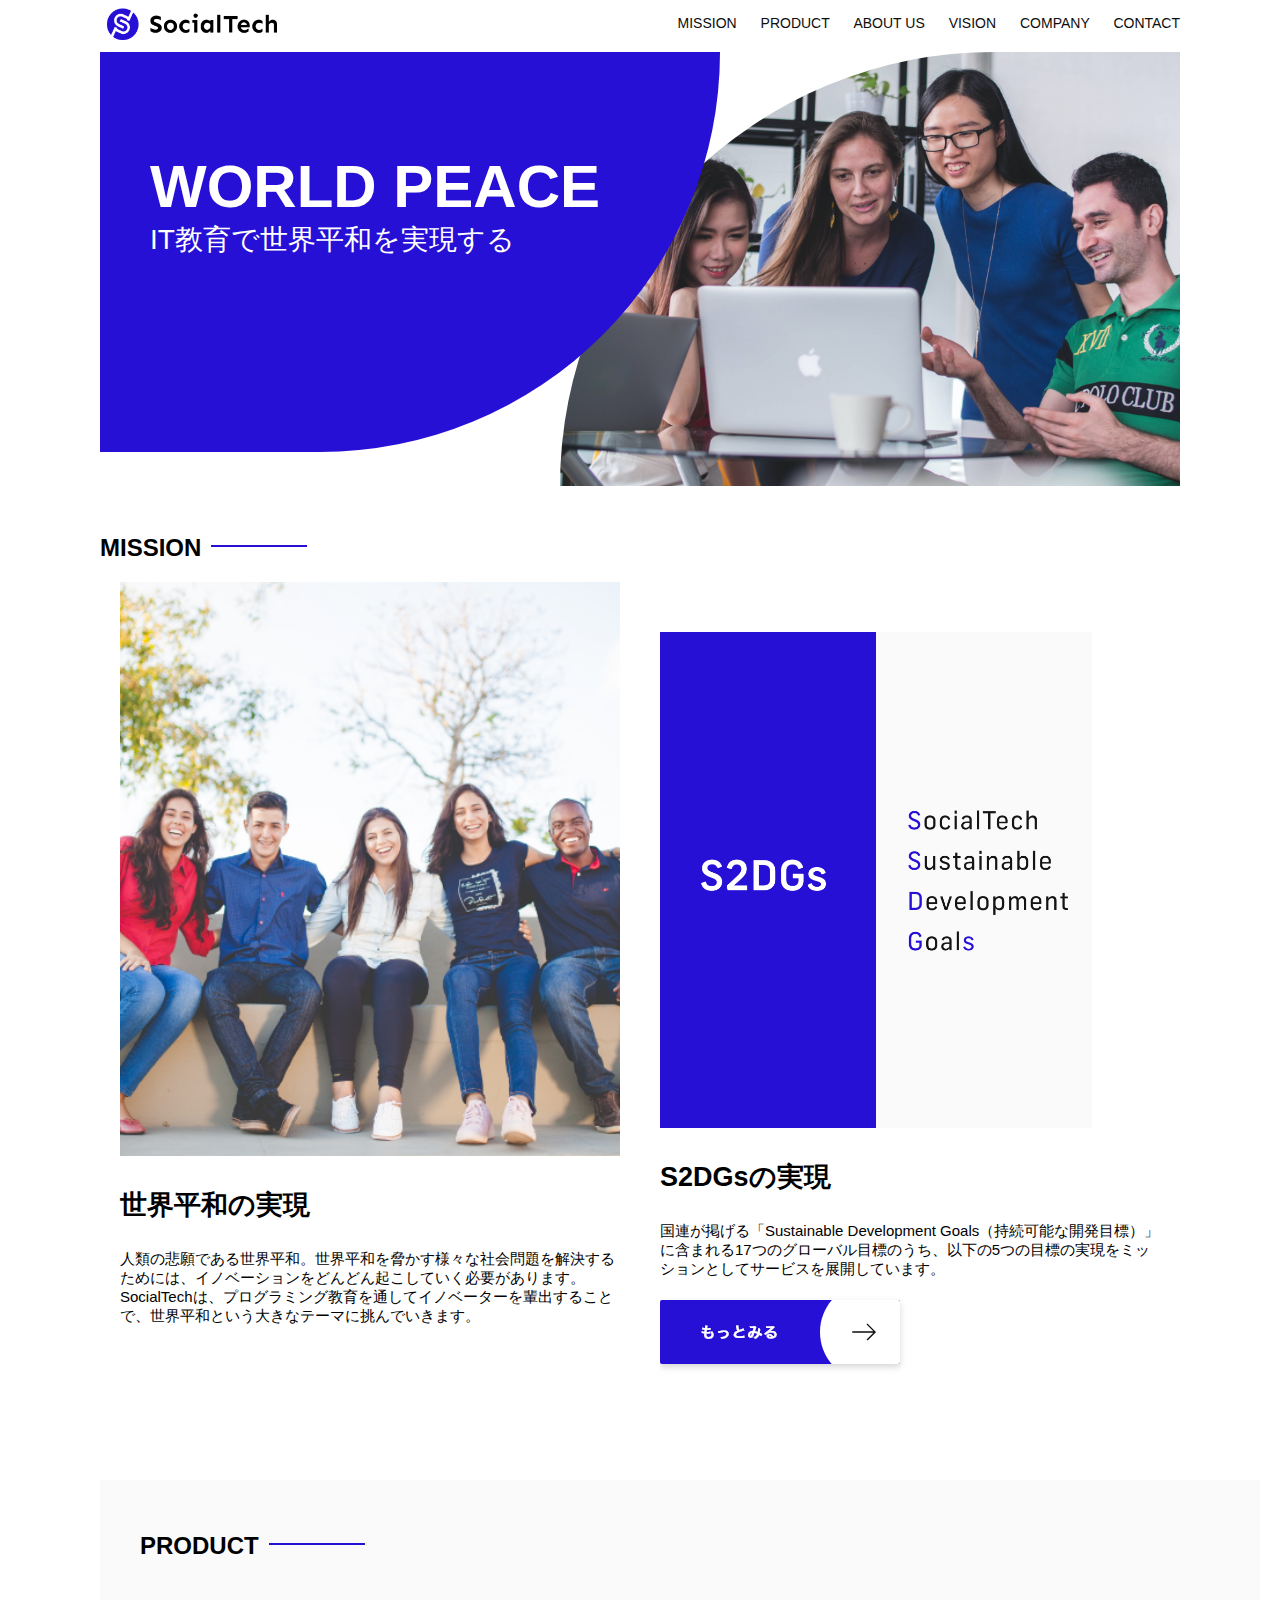
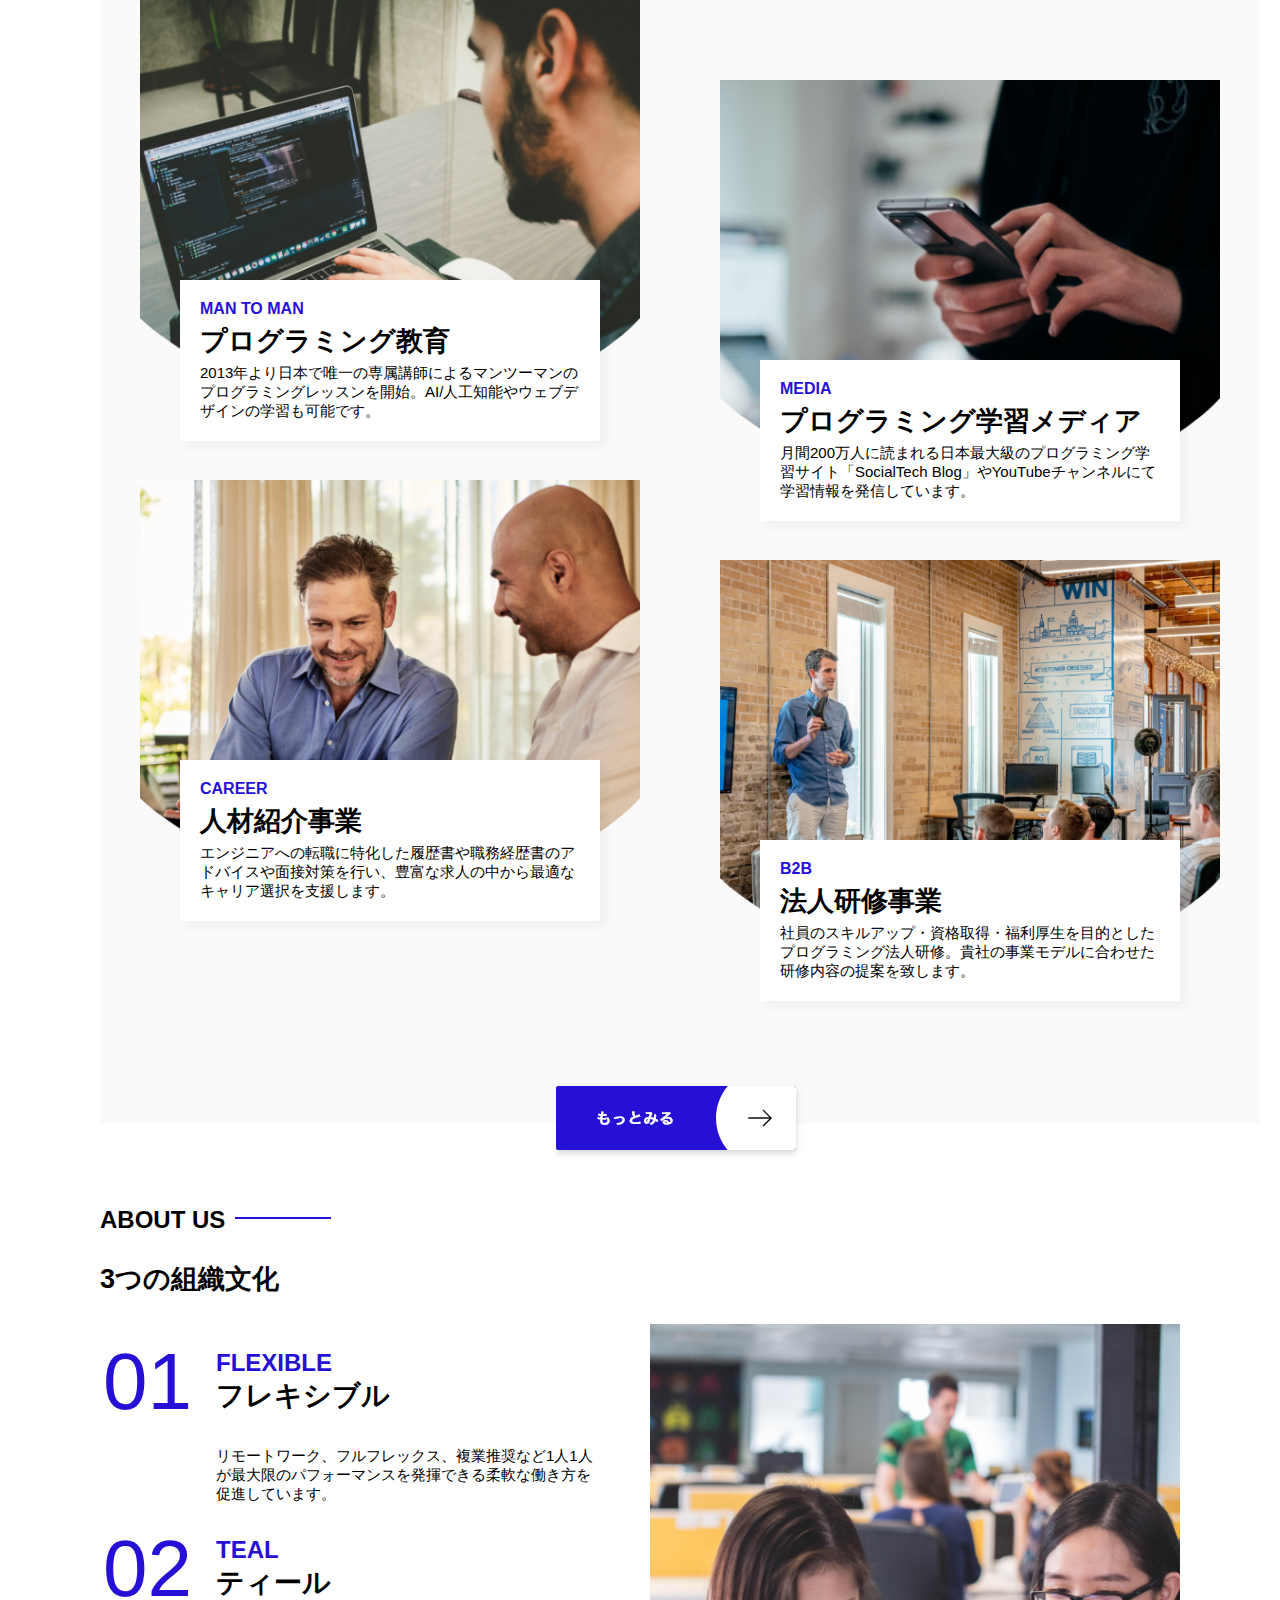
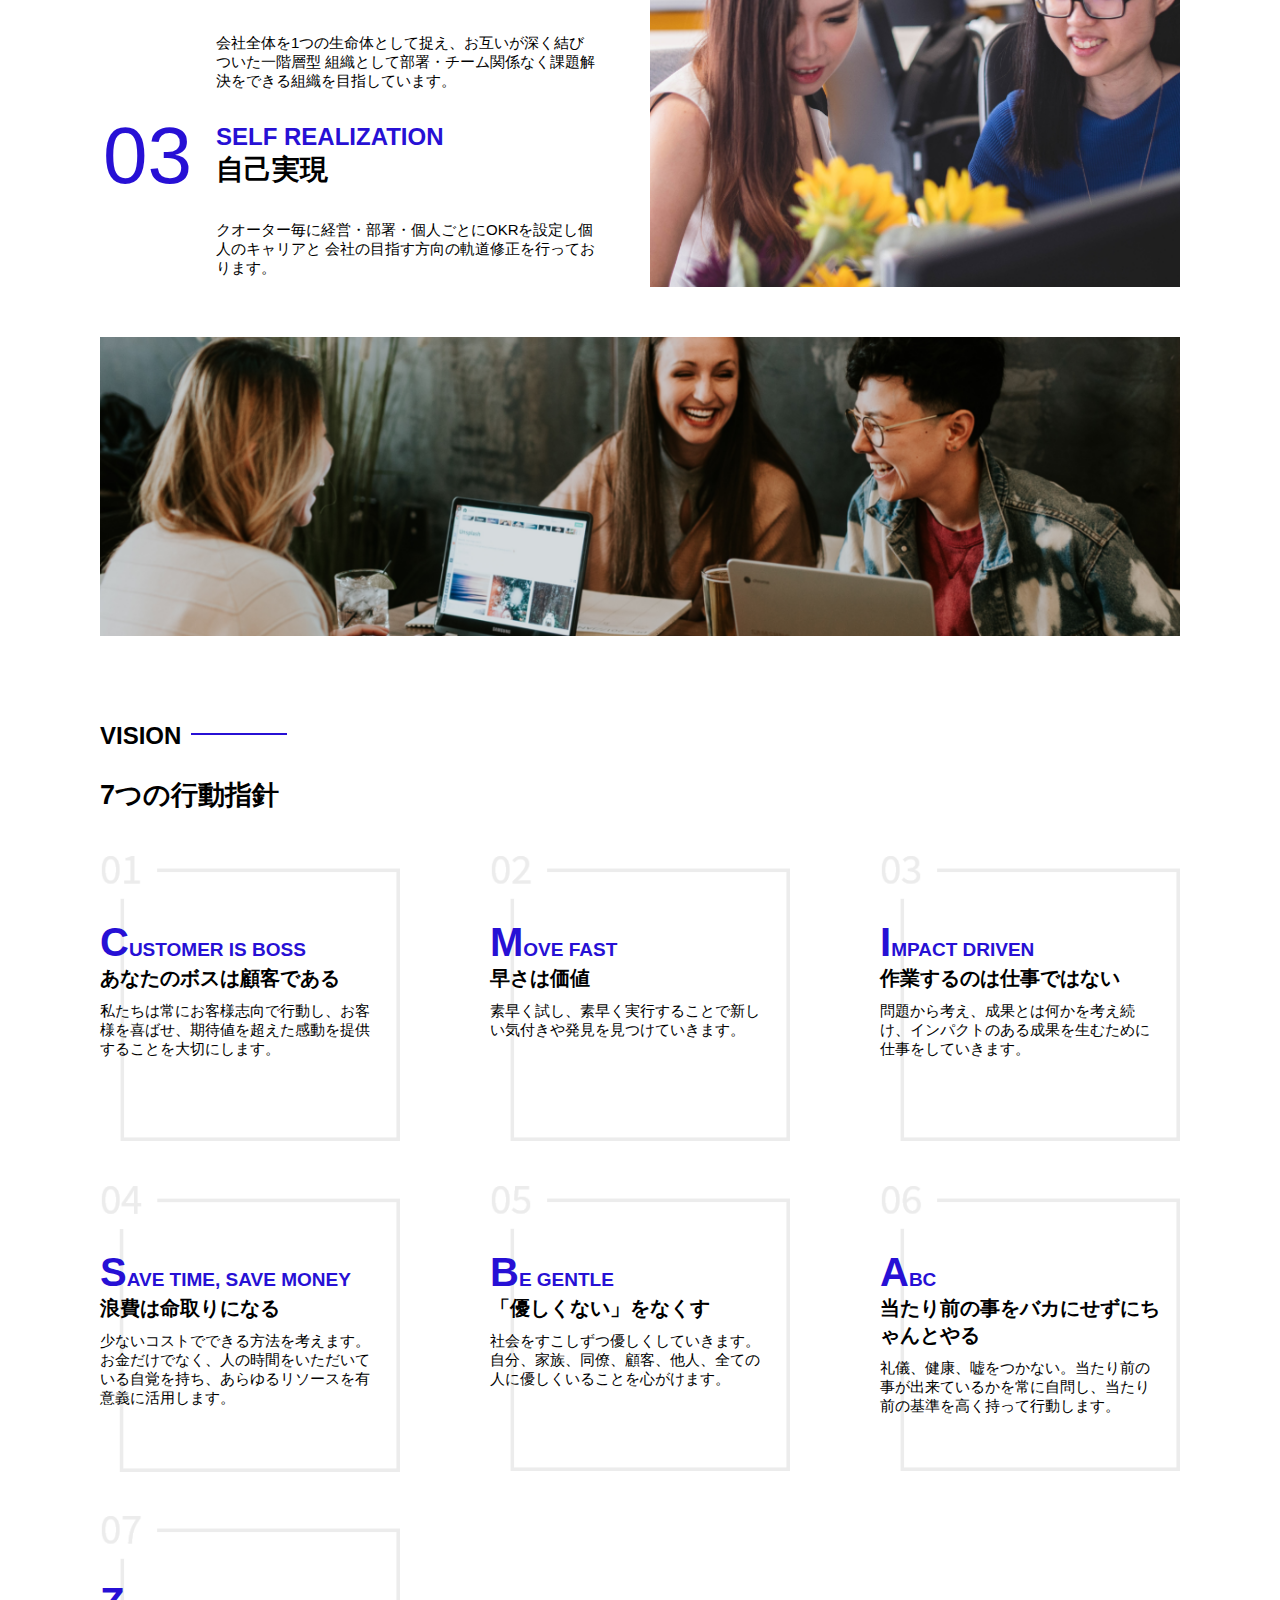
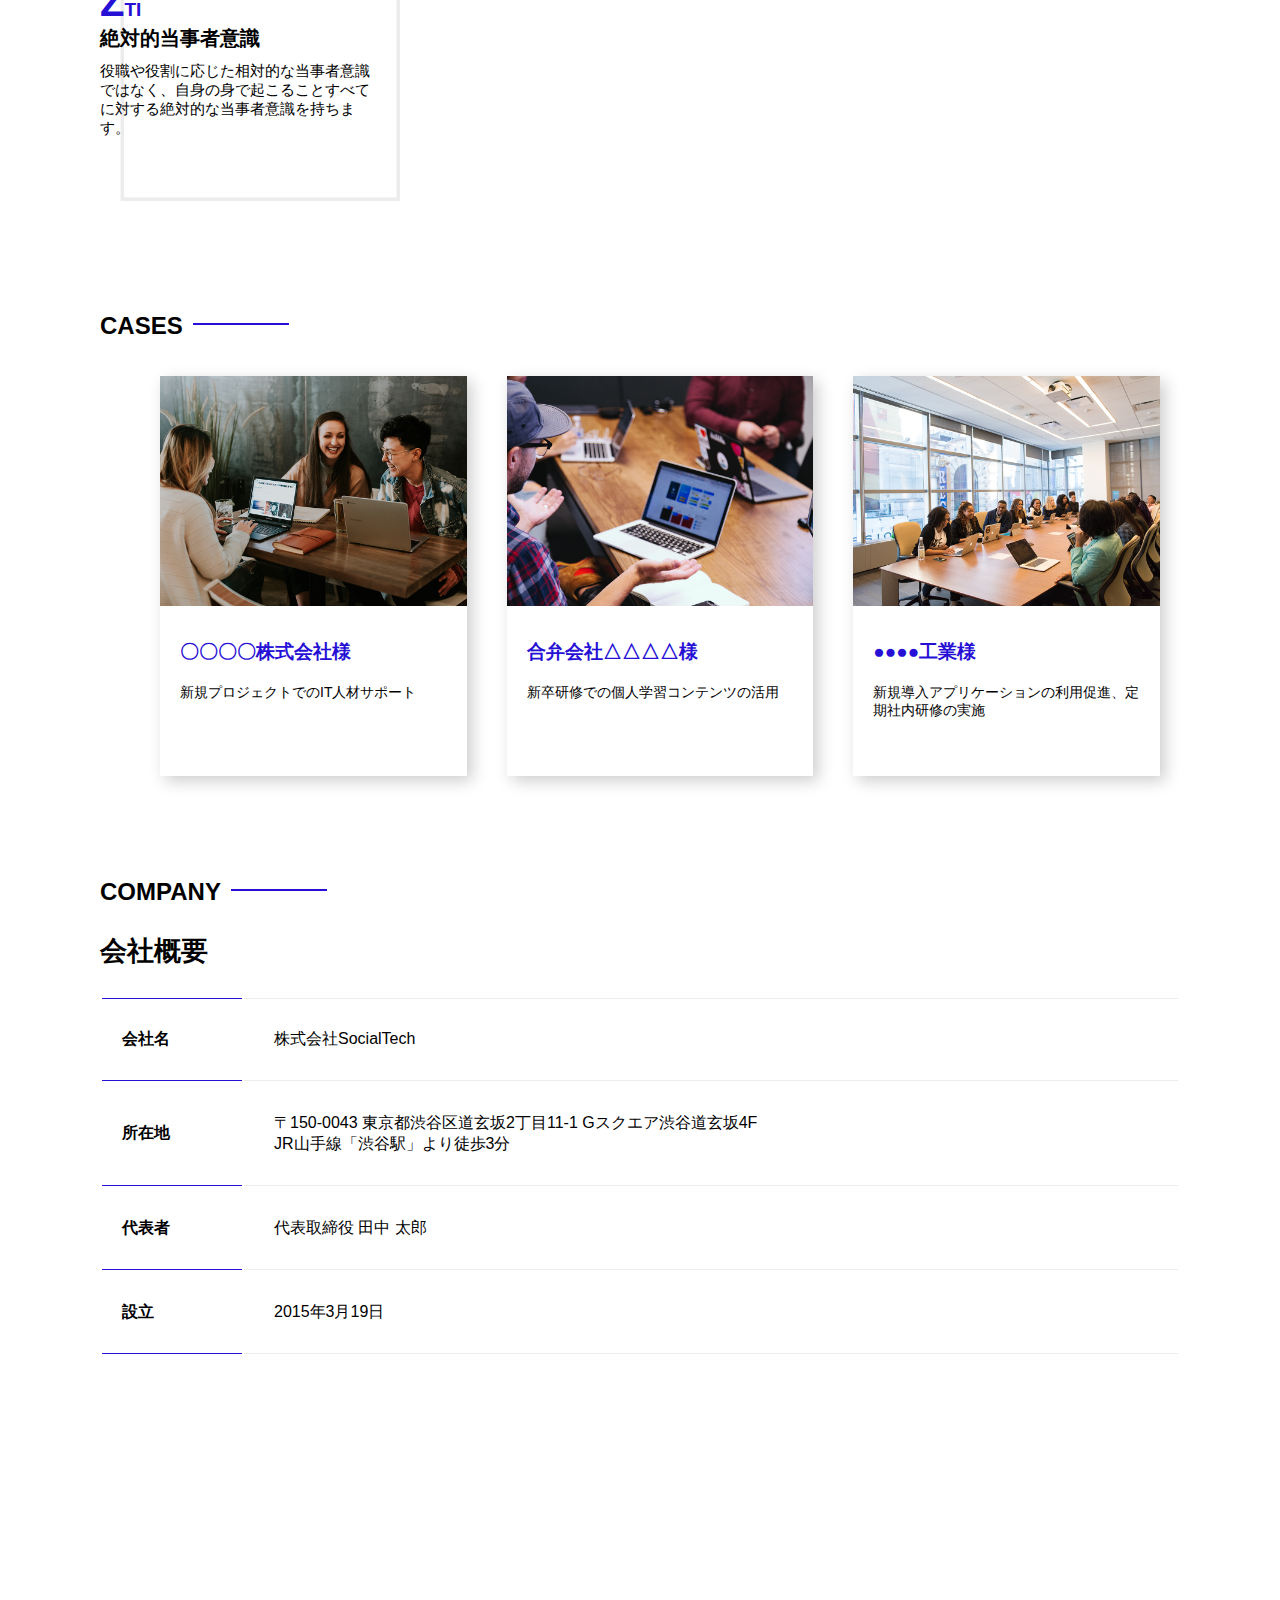
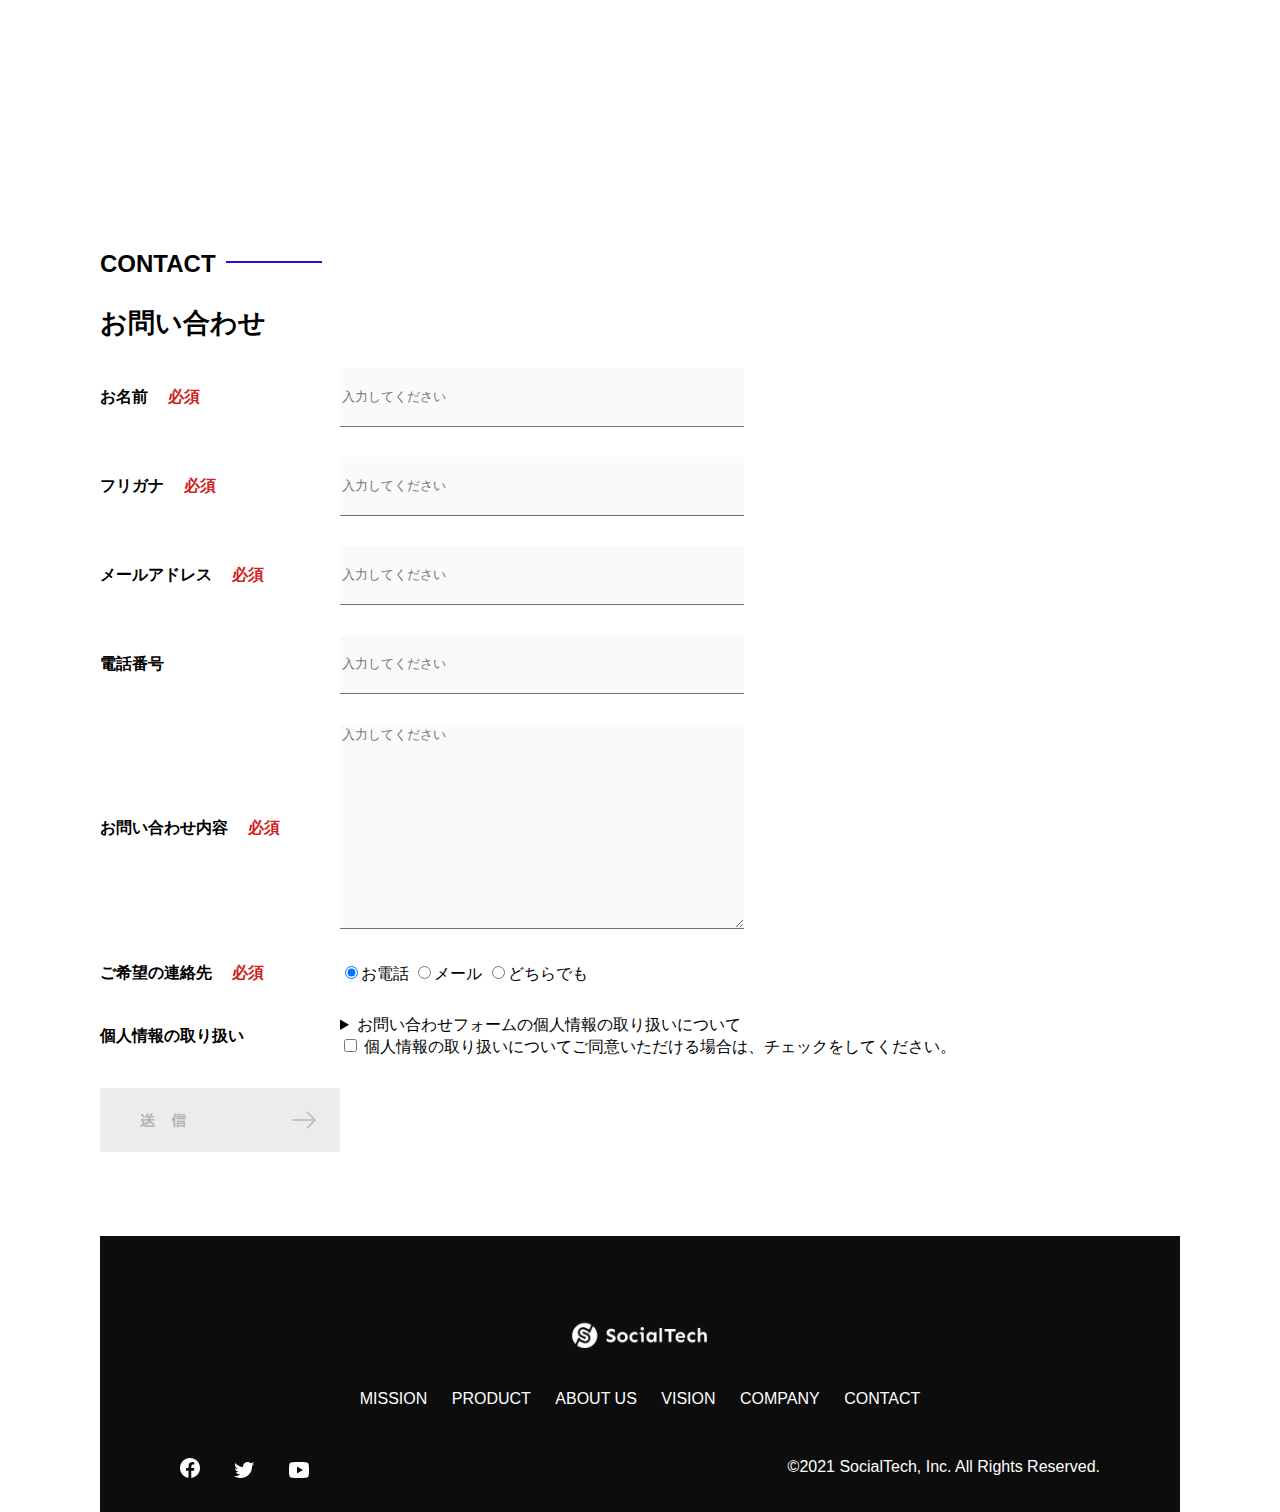
<file: kadai_012/index.html>
<!DOCTYPE html>
<html>

<head>
  <title>SocialTech</title>
  <meta charset="UTF-8" />
  <meta name="description" content="SocialTechはEdTech業界のリーディングカンパニーを目指します。" />
  <meta name="viewport" content="width=device-width, initial-scale=1.0" />
  <link rel="stylesheet" href="style.css" />
</head>

<body>
  <!-- ヘッダー -->
  <header>
    <!-- ロゴ -->
    <a href="index.html" id="logo"><img src="images/logo.png" alt="トップページに戻る" /></a>

    <!-- PC用ナビゲーション -->
    <nav id="nav-pc">
      <a href="mission.html">MISSION</a>
      <a href="product.html">PRODUCT</a>
      <a href="index.html#aboutus">ABOUT US</a>
      <a href="index.html#vision">VISION</a>
      <a href="index.html#company">COMPANY</a>
      <a href="index.html#contact">CONTACT</a>
    </nav>
  </header>
  <main>
    <article>
      <!-- メインビジュアル -->
      <section id="main-visual">
        <div id="main-message">
          <h1>WORLD PEACE</h1>
          <p>IT教育で世界平和を実現する</p>
        </div>
        <img src="images/index/index-main.png" alt="PCの周りに集まる多国籍の仲間たち" />
      </section>
      <!--ミッション-->
      <section id="mission">
        <h2 class="index-h2">MISSION</h2>
        <div id="mission-flex">
          <div>
            <img id="mission-photo" src="images/index/index-mission.png" alt="屋外のベンチで写真を撮影する多国籍の仲間たち" />
            <h3>世界平和の実現</h3>
            <p>
              人類の悲願である世界平和。世界平和を脅かす様々な社会問題を解決するためには、イノベーションをどんどん起こしていく必要があります。SocialTechは、プログラミング教育を通してイノベーターを輩出することで、世界平和という大きなテーマに挑んでいきます。
            </p>
          </div>
          <div>
            <img id="s2dgs" src="images/index/s2dgs.png" alt="S2DGs" />
            <h3>S2DGsの実現</h3>
            <p>
              国連が掲げる「Sustainable Development
              Goals（持続可能な開発目標）」に含まれる17つのグローバル目標のうち、以下の5つの目標の実現をミッションとしてサービスを展開しています。
            </p>
            <a href="mission.html">
              <img src="images/button-more.png" alt="もっとみる" />
            </a>
          </div>
        </div>
      </section>
      <!-- プロダクト -->
      <section id="product">
        <h2 class="index-h2">PRODUCT</h2>
        <div>
          <div id="product-left">
            <div>
              <img class="product-photo" src="images/index/index-mantoman.png" alt="PCでコードを書く男性" />
              <div class="product-explain">
                <span>MAN TO MAN</span>
                <h3>プログラミング教育</h3>
                <p>
                  2013年より日本で唯一の専属講師によるマンツーマンのプログラミングレッスンを開始。AI/人工知能やウェブデザインの学習も可能です。
                </p>
              </div>
            </div>
            <div>
              <img class="product-photo" src="images/index/index-career.png" alt="笑顔で話し合う2人の男性" />
              <div class="product-explain">
                <span>CAREER</span>
                <h3>人材紹介事業</h3>
                <p>
                  エンジニアへの転職に特化した履歴書や職務経歴書のアドバイスや面接対策を行い、豊富な求人の中から最適なキャリア選択を支援します。
                </p>
              </div>
            </div>
          </div>
          <div id="product-right">
            <div>
              <img class="product-photo" src="images/index/index-media.png" alt="スマートフォンを操作する人" />
              <div class="product-explain">
                <span>MEDIA</span>
                <h3>プログラミング学習メディア</h3>
                <p>
                  月間200万人に読まれる日本最大級のプログラミング学習サイト「SocialTech
                  Blog」やYouTubeチャンネルにて学習情報を発信しています。
                </p>
              </div>
            </div>
            <div>
              <img class="product-photo" src="images/index/index-b2b.png" alt="講演中の男性とそれを聴く人々" />
              <div class="product-explain">
                <span>B2B</span>
                <h3>法人研修事業</h3>
                <p>
                  社員のスキルアップ・資格取得・福利厚生を目的としたプログラミング法人研修。貴社の事業モデルに合わせた研修内容の提案を致します。
                </p>
              </div>
            </div>
          </div>
        </div>
        <div>
          <a id="product-more" href="product.html">
            <img src="images/button-more.png" alt="もっとみる" />
          </a>
        </div>
      </section>
      <!---ABOUT US-->
      <section id="aboutus">
        <h2 class="index-h2">ABOUT US</h2>
        <h3>3つの組織文化</h3>
        <div>
          <table class="culture-table">
            <tr>
              <td>
                <span class="culture-num">01</span>
              </td>
              <td>
                <span class="culture-en">FLEXIBLE</span>
                <span class="culture-jp">フレキシブル</span>
              </td>
            </tr>
            <tr>
              <td>
                <!--空のセル-->
              </td>
              <td>
                <p class="culture-description">
                  リモートワーク、フルフレックス、複業推奨など1人1人が最大限のパフォーマンスを発揮できる柔軟な働き方を促進しています。
                </p>
              </td>
            </tr>
            <tr>
              <td>
                <span class="culture-num">02</span>
              </td>
              <td>
                <span class="culture-en">TEAL</span>
                <span class="culture-jp">ティール</span>
              </td>
            </tr>
            <tr>
              <td>
                <!--空のセル-->
              </td>
              <td>
                <p class="culture-description">
                  会社全体を1つの生命体として捉え、お互いが深く結びついた一階層型
                  組織として部署・チーム関係なく課題解決をできる組織を目指しています。
                </p>
              </td>
            </tr>
            <tr>
              <td>
                <span class="culture-num">03</span>
              </td>
              <td>
                <span class="culture-en">SELF REALIZATION</span>
                <span class="culture-jp">自己実現</span>
              </td>
            </tr>
            <tr>
              <td>
                <!--空のセル-->
              </td>
              <td>
                <p class="culture-description">
                  クオーター毎に経営・部署・個人ごとにOKRを設定し個人のキャリアと
                  会社の目指す方向の軌道修正を行っております。
                </p>
              </td>
            </tr>
          </table>
          <img class="culture-img" src="images/index/index-aboutus1.png" alt="笑顔で話し合う2人の女性" />
        </div>
        <img class="culture-img2" src="images/index/index-aboutus2.png" alt="笑顔で話し合う3人の男女" />
      </section>
      <!-- VISION -->
      <section id="vision">
        <h2 class="index-h2">VISION</h2>
        <h3>7つの行動指針</h3>
        <div>
          <div class="vision-box">
            <img src="images/index/vision-01.png" alt="01" />
            <span>
              <h4>CUSTOMER IS BOSS</h4>
              <h5>あなたのボスは顧客である</h5>
              <p>
                私たちは常にお客様志向で行動し、お客様を喜ばせ、期待値を超えた感動を提供することを大切にします。
              </p>
            </span>
          </div>
          <div class="vision-box">
            <img src="images/index/vision-02.png" alt="02" />
            <span>
              <h4>MOVE FAST</h4>
              <h5>早さは価値</h5>
              <p>
                素早く試し、素早く実行することで新しい気付きや発見を見つけていきます。
              </p>
            </span>
          </div>
          <div class="vision-box">
            <img src="images/index/vision-03.png" alt="03" />
            <span>
              <h4>IMPACT DRIVEN</h4>
              <h5>作業するのは仕事ではない</h5>
              <p>
                問題から考え、成果とは何かを考え続け、インパクトのある成果を生むために仕事をしていきます。
              </p>
            </span>
          </div>
          <div class="vision-box">
            <img src="images/index/vision-04.png" alt="04" />
            <span>
              <h4>SAVE TIME, SAVE MONEY</h4>
              <h5>浪費は命取りになる</h5>
              <p>
                少ないコストでできる方法を考えます。お金だけでなく、人の時間をいただいている自覚を持ち、あらゆるリソースを有意義に活用します。
              </p>
            </span>
          </div>
          <div class="vision-box">
            <img src="images/index/vision-05.png" alt="05" />
            <span>
              <h4>BE GENTLE</h4>
              <h5>「優しくない」をなくす</h5>
              <p>
                社会をすこしずつ優しくしていきます。自分、家族、同僚、顧客、他人、全ての人に優しくいることを心がけます。
              </p>
            </span>
          </div>
          <div class="vision-box">
            <img src="images/index/vision-06.png" alt="06" />
            <span>
              <h4>ABC</h4>
              <h5>当たり前の事をバカにせずにちゃんとやる</h5>
              <p>
                礼儀、健康、嘘をつかない。当たり前の事が出来ているかを常に自問し、当たり前の基準を高く持って行動します。
              </p>
            </span>
          </div>
          <div class="vision-box">
            <img src="images/index/vision-07.png" alt="07" />
            <span>
              <h4>ZTI</h4>
              <h5>絶対的当事者意識</h5>
              <p>
                役職や役割に応じた相対的な当事者意識ではなく、自身の身で起こることすべてに対する絶対的な当事者意識を持ちます。
              </p>
            </span>
          </div>
        </div>
      </section>
      <!-- CASES -->
      <section id="cases">
        <h2 class="index-h2">CASES</h2>
        <ul>
          <li class="case-card">
            <img class="case-img" src="images/index/case-1.png" alt="仲良く語り合う3人">
            <div class="case-info">
              <h3 class="case-name">〇〇〇〇株式会社様</h3>
              <p class="case-content">新規プロジェクトでのIT人材サポート</p>
            </div>
          </li>
          <li class="case-card">
            <img class="case-img" src="images/index/case-2.png" alt="PCでコンテンツを見る">
            <div class="case-info">
              <h3 class="case-name">合弁会社△△△△様</h3>
              <p class="case-content">新卒研修での個人学習コンテンツの活用</p>
          </li>
          <li class="case-card">
            <img class="case-img" src="images/index/case-3.png" alt="社内研修中の会議室">
            <div class="case-info">
              <h3 class="case-name">●●●●工業様</h3>
              <p class="case-content">新規導入アプリケーションの利用促進、定期社内研修の実施</p>
          </li>
        </ul>
      </section>

      <!-- COMPANY -->
      <section id="company">
        <h2 class="index-h2">COMPANY</h2>
        <h3>会社概要</h3>
        <table id="company-table">
          <tr>
            <th class="tableheader-first">会社名</th>
            <td class="cell-first">株式会社SocialTech</td>
          </tr>
          <tr>
            <th class="tableheader">所在地</th>
            <td class="cell">
              〒150-0043 東京都渋谷区道玄坂2丁目11-1 Gスクエア渋谷道玄坂4F<br />JR山手線「渋谷駅」より徒歩3分
            </td>
          </tr>
          <tr>
            <th class="tableheader">代表者</th>
            <td class="cell">代表取締役 田中 太郎</td>
          </tr>
          <tr>
            <th class="tableheader">設立</th>
            <td class="cell">2015年3月19日</td>
          </tr>
        </table>
        <iframe
          src="https://www.google.com/maps/embed?pb=!1m18!1m12!1m3!1d3241.7759544892483!2d139.69399665123464!3d35.65789123876098!2m3!1f0!2f0!3f0!3m2!1i1024!2i768!4f13.1!3m3!1m2!1s0x60188caa0042e8d1%3A0xba130bea826a7aa2!2z44CSMTUwLTAwNDMg5p2x5Lqs6YO95riL6LC35Yy66YGT546E5Z2C77yS5LiB55uu77yR77yR4oiS77yR!5e0!3m2!1sja!2sjp!4v1636872991912!5m2!1sja!2sjp"
          style="border: 0" allowfullscreen="" loading="lazy">
        </iframe>
      </section>
      <!-- お問い合わせフォーム -->
      <section id="contact">
        <h2 class="index-h2">CONTACT</h2>
        <h3>お問い合わせ</h3>
        <form>
          <div>
            <div class="contact-heading">
              <label class="contact-label">お名前<span class="contact-span">必須</span></label>
            </div>
            <div class="contact-form">
              <input type="text" name="name" placeholder="入力してください" class="contact-textbox" />
            </div>
          </div>
          <div>
            <div class="contact-heading">
              <label class="contact-label">フリガナ<span class="contact-span">必須</span></label>
            </div>
            <div>
              <input type="text" name="hurigana" placeholder="入力してください" class="contact-textbox" />
            </div>
          </div>
          <div>
            <div class="contact-heading">
              <label class="contact-label">メールアドレス<span class="contact-span">必須</span></label>
            </div>
            <div>
              <input type="text" name="email" placeholder="入力してください" class="contact-textbox" />
            </div>
          </div>
          <div>
            <div class="contact-heading">
              <label class="contact-label">電話番号</label>
            </div>
            <div>
              <input type="text" name="tel" placeholder="入力してください" class="contact-textbox" />
            </div>
          </div>
          <div>
            <div class="contact-heading">
              <label class="contact-label">お問い合わせ内容<span class="contact-span">必須</span></label>
            </div>
            <div>
              <textarea class="contact-textarea" placeholder="入力してください" name="message"></textarea>
            </div>
          </div>
          <div>
            <div class="contact-heading">
              <label class="contact-label">ご希望の連絡先<span class="contact-span">必須</span></label>
            </div>
            <div>
              <input class="radiobutton" type="radio" value="tel" name="contact" checked /><label>お電話</label>
              <input class="radiobutton" type="radio" value="mail" name="contact" /><label>メール</label>
              <input class="radiobutton" type="radio" value="both" name="contact" /><label>どちらでも</label>
            </div>
          </div>
          <div>
            <div class="contact-heading">
              <label class="contact-label">個人情報の取り扱い</label>
            </div>
            <div>
              <details>
                <summary>
                  お問い合わせフォームの個人情報の取り扱いについて
                </summary>
                <div>
                  <span>１．組織の名称又は氏名</span><br />
                  株式会社SocialTech<br /><br />
                  <span>２．個人情報保護管理者（若しくはその代理人）の氏名又は職名、所属及び連絡先
                    鈴木 一郎 コーポレート部</span><br />
                  メールアドレス：support@socialtech.net<br />
                  TEL：03-xxxx-xxxx<br />
                  <span>３．個人情報の利用目的</span><br />
                  ・本サービス及び本サービスに関連する情報の提供又はそれらに関する連絡のため<br />
                  ・ユーザーの本人確認のため<br />
                  ・当社サービスのご案内のため<br />
                  ・当社の商品等の広告または宣伝（電子メールによるものを含むものとします。）<br /><br />
                  <span>４．個人情報の取り扱い業務の委託</span><br />
                  個人情報の取扱業務の全部または一部を外部に業務委託する場合があります。<br />
                  その際、弊社は、個人情報を適切に保護できる管理体制を敷き実行していることを条件として<br />
                  委託先を厳選したうえで、機密保持契約を委託先と締結し、お客様の個人情報を厳密に管理させます。<br /><br />
                  <span>５．個人情報の開示等の請求</span><br />
                  お客様は、弊社に対してご自身の個人情報の開示等（利用目的の通知、開示、内容の訂正・追加・削除、利用の停止または消去、第三者への提供の停止）に関して、当社問合わせ窓口に申し出ることができます。<br />
                  その際、弊社はお客様ご本人を確認させていただいたうえで、合理的な期間内に対応いたします。<br /><br />
                  なお、個人情報に関する弊社問合わせ先は、次の通りです。<br /><br />
                  株式会社SocialTech　個人情報問合せ窓口<br />
                  〒150-0043　東京都渋谷区道玄坂2丁目11-1 Ｇスクエア渋谷道玄坂
                  4F<br />
                  メールアドレス：support@socialtech.net　TEL：03-xxxx-xxxx<br /><br />
                  <span>６．個人情報を提供されることの任意性について</span><br /><br />
                  お客様がご自身の個人情報を弊社に提供されるか否かは、お客様のご判断によりますが、もしご提供されない場合には、適切なサービスが提供できない場合がありますので予めご了承ください。
                </div>
              </details>
              <input type="checkbox" name="agree" />
              <span>個人情報の取り扱いについてご同意いただける場合は、チェックをしてください。</span>
            </div>
          </div>
          <input type="image" value="Submit" src="images/button-submit.png" alt="送信する" />
        </form>
      </section>
    </article>
    <footer>
      <div id="footer-logo">
        <img src="images/logo-sp.png" alt="SocialTech" />
      </div>
      <div id="footer-link">
        <a href="mission.html">MISSION</a>
        <a href="product.html">PRODUCT</a>
        <a href="index.html#aboutus">ABOUT US</a>
        <a href="index.html#vision">VISION</a>
        <a href="index.html#company">COMPANY</a>
        <a href="index.html#contact">CONTACT</a>
      </div>
      <div id="sns-footer">
        <a href="https://www.facebook.com/sejuku2013"><img src="images/button-facebook.png" alt="Facebookのリンク" /></a>
        <a href="https://twitter.com/samuraijuku"><img src="images/button-twitter.png" alt="Twitterのリンク" /></a>
        <a href="https://www.youtube.com/channel/UCCFOQO5aDK0xXam4cUQXT8g"><img src="images/button-youtube.png"
            alt="YouTubeのリンク" /></a>
        <span id="copyright">&copy;2021 SocialTech, Inc. All Rights Reserved.
        </span>
      </div>
    </footer>
  </main>
</body>

</html>
</file>
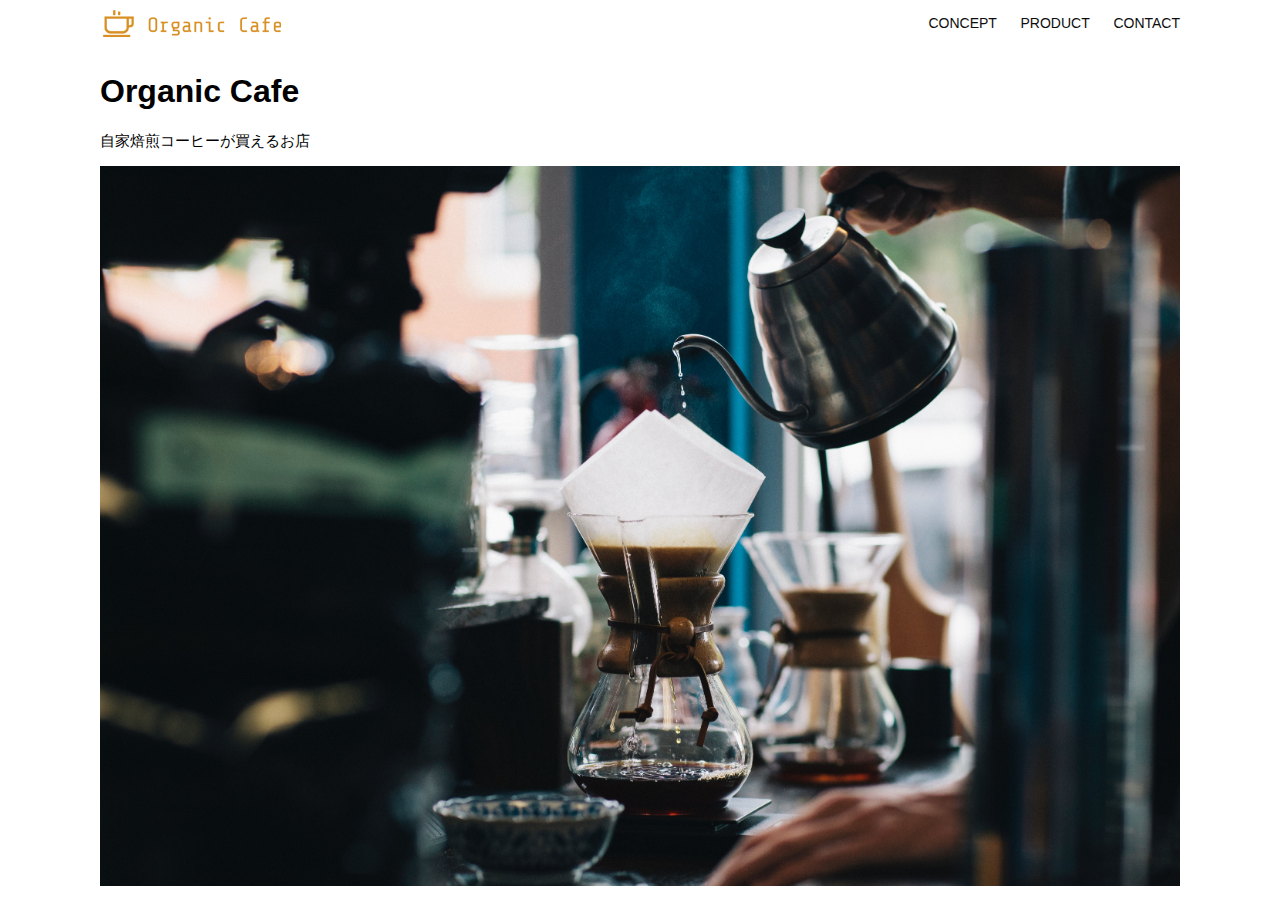
<file: kadai_013/index.html>
<!DOCTYPE html>
<html>

<head>
  <title>Organic Cafe</title>
  <meta charset="UTF-8" />
  <meta name="description" content="自家焙煎のコーヒーがお家で楽しめるOrganic Cafe" />
  <meta name="viewport" content="width=device-width, initial-scale=1.0" />
  <link rel="stylesheet" href="style.css" />
</head>

<body>
  <!-- ヘッダー -->
  <header>
    <!-- ロゴ -->
    <a href="index.html" id="logo"><img src="images/logo.png" alt="トップページに戻る" /></a>

    <!-- PC用ナビゲーション -->
    <nav id="nav-pc">
      <a href="index.html#concept">CONCEPT</a>
      <a href="index.html#product">PRODUCT</a>
      <a href="index.html#contact">CONTACT</a>
    </nav>
    <img id="menu-sp" src="images/button-menu.png" alt="ナビゲーションを開く" onclick="document.getElementById('nav-sp').style.display = 'block'">
    <nav id="nav-sp">
      <img id="close" src="images/button-close.png" alt="ナビゲーションを閉じる" onclick="document.getElementById('nav-sp').style.display = 'none'">
      <a id="logo-sp" href="index.html" onclick="document.getElementById('nav-sp').style.display = 'none'"><img src="images/logo-sp.png" alt="トップページに戻る"></a>
      <a class="menu" href="index.html#concept" onclick="document.getElementById('nav-sp').style.display = 'none'">CONCEPT</a>
      <a class="menu" href="index.html#product" onclick="document.getElementById('nav-sp').style.display = 'none'">PRODUCT</a>
      <a class="menu" href="index.html#contact" onclick="document.getElementById('nav-sp').style.display = 'none'">CONTACT</a>
    </nav>
  </header>
  <main>
    <article>
      <!-- メインビジュアル -->
      <section id="main-visual">
        <div id="main-message">
          <h1>Organic Cafe</h1>
          <p>自家焙煎コーヒーが買えるお店</p>
        </div>
        <img src="images/main-image.jpg" alt="コーヒーをハンドドリップで淹れる画像" />
      </section>
    </article>
  </main>
</body>

</html>
</file>
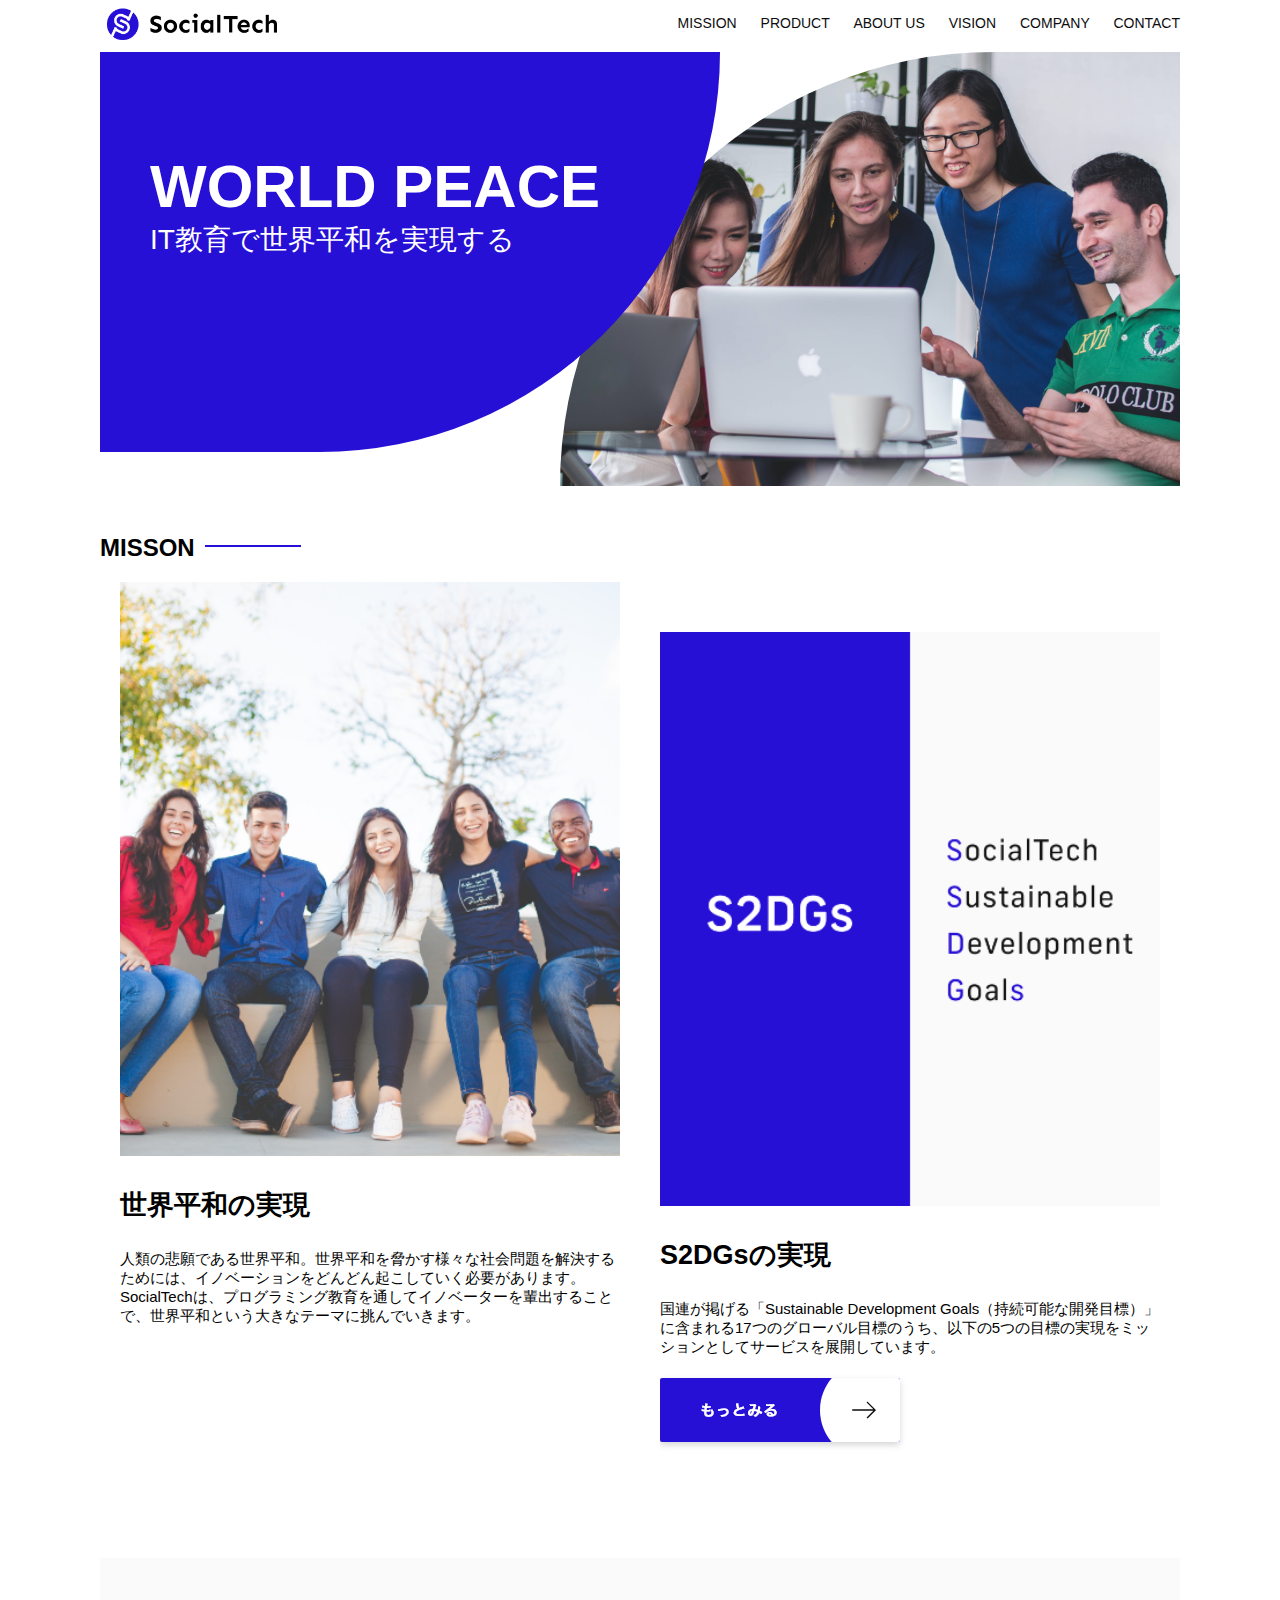
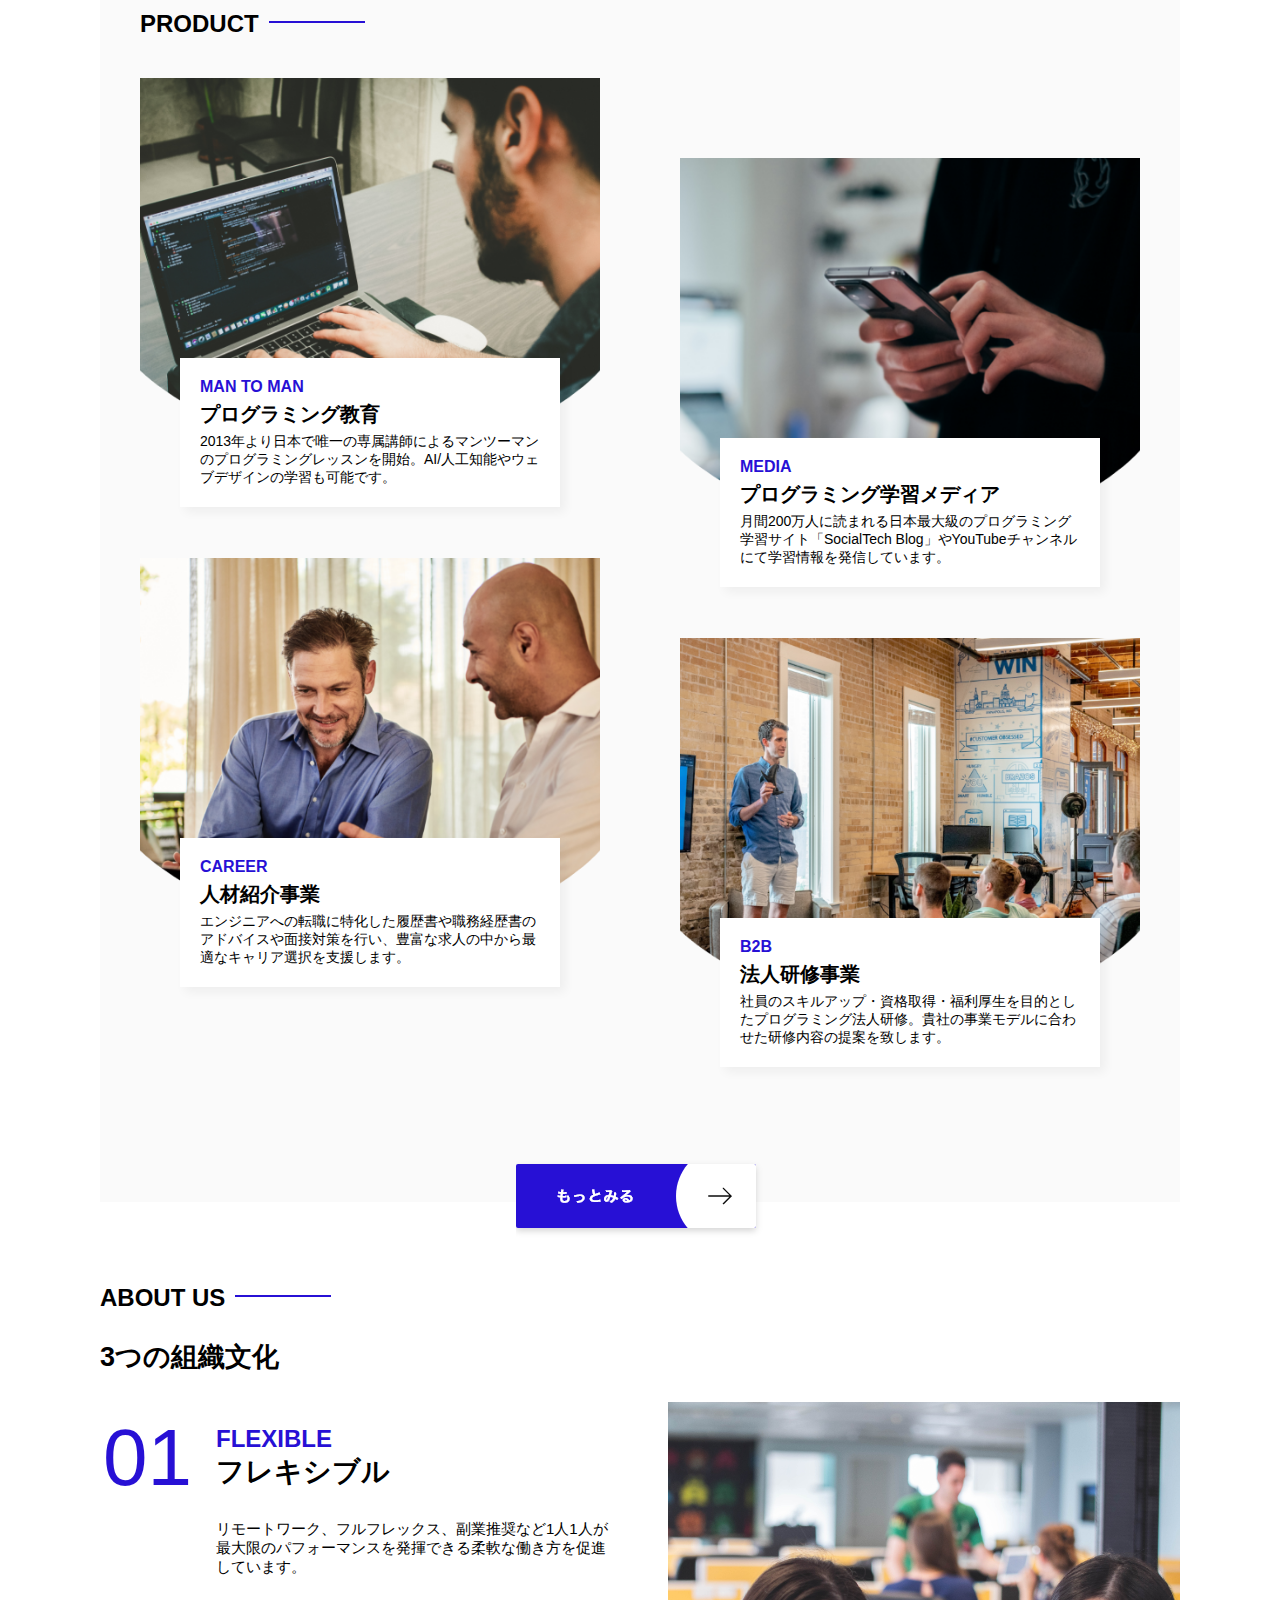
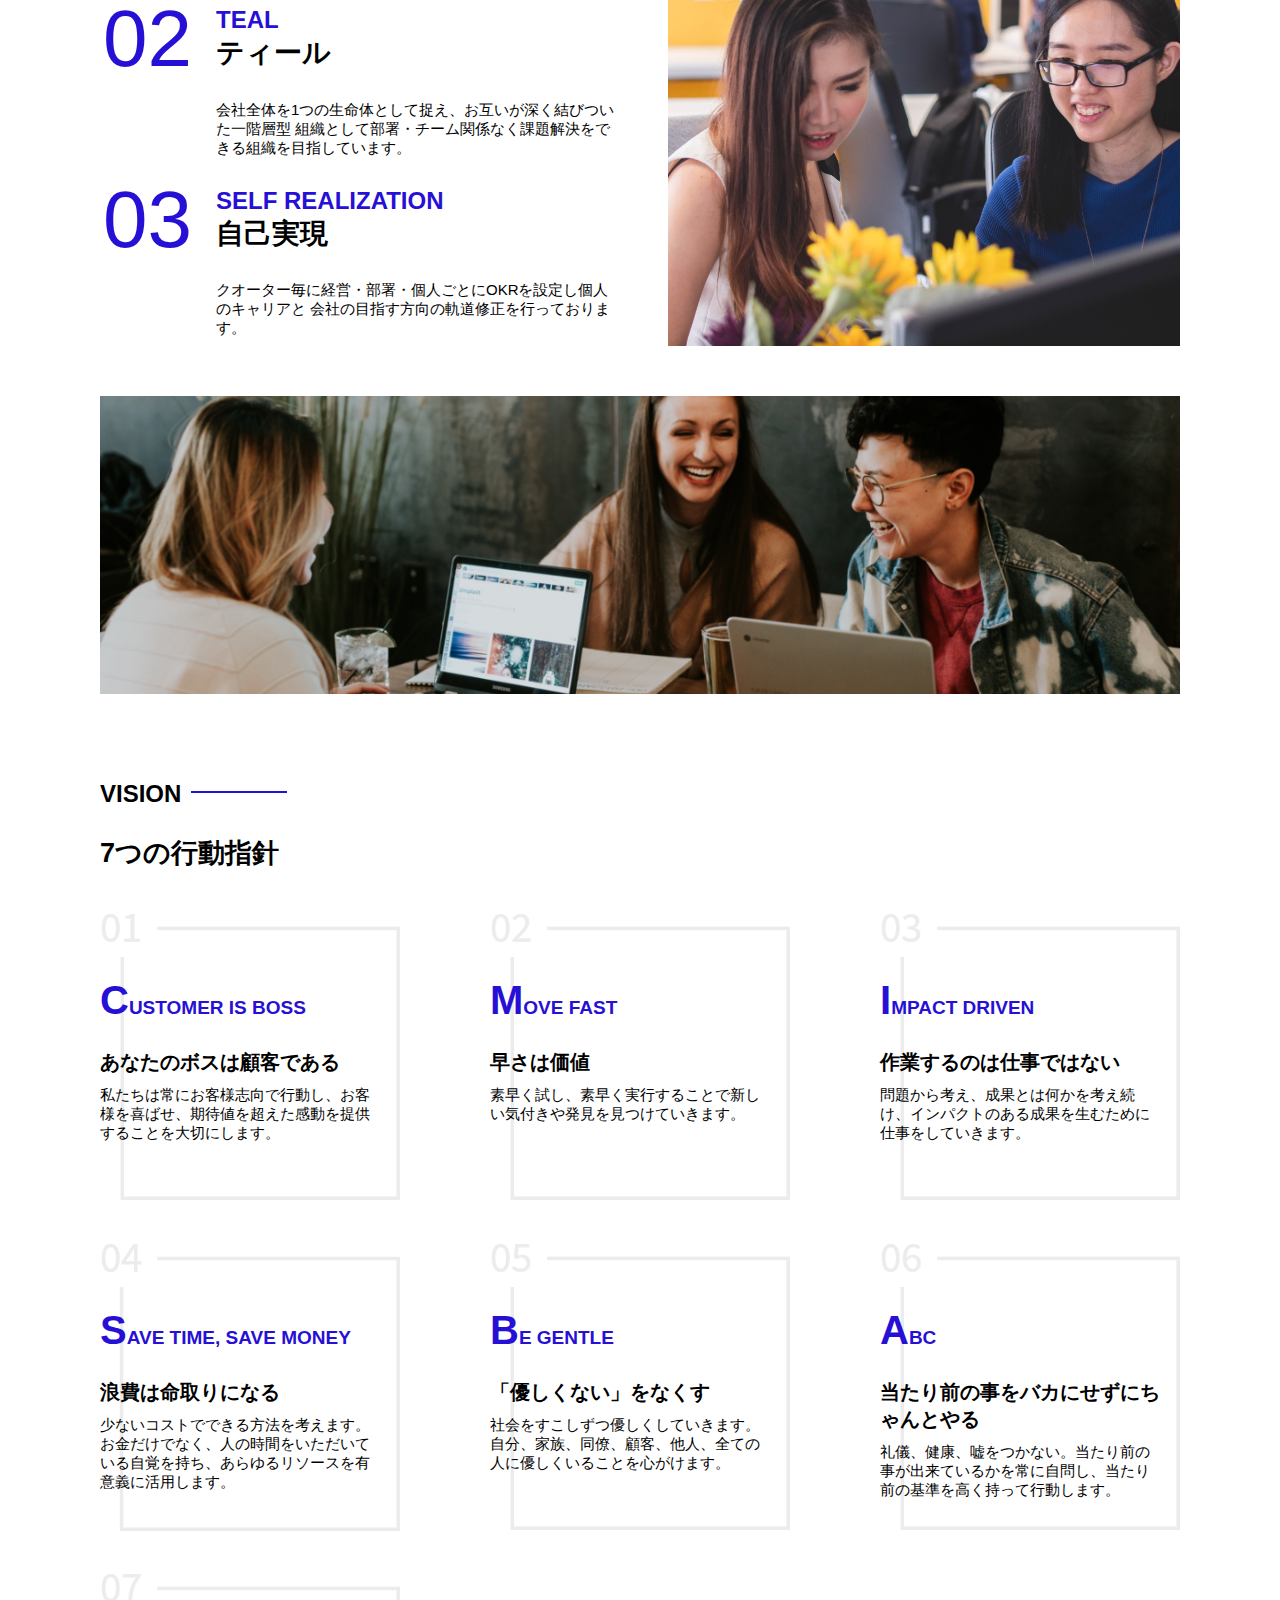
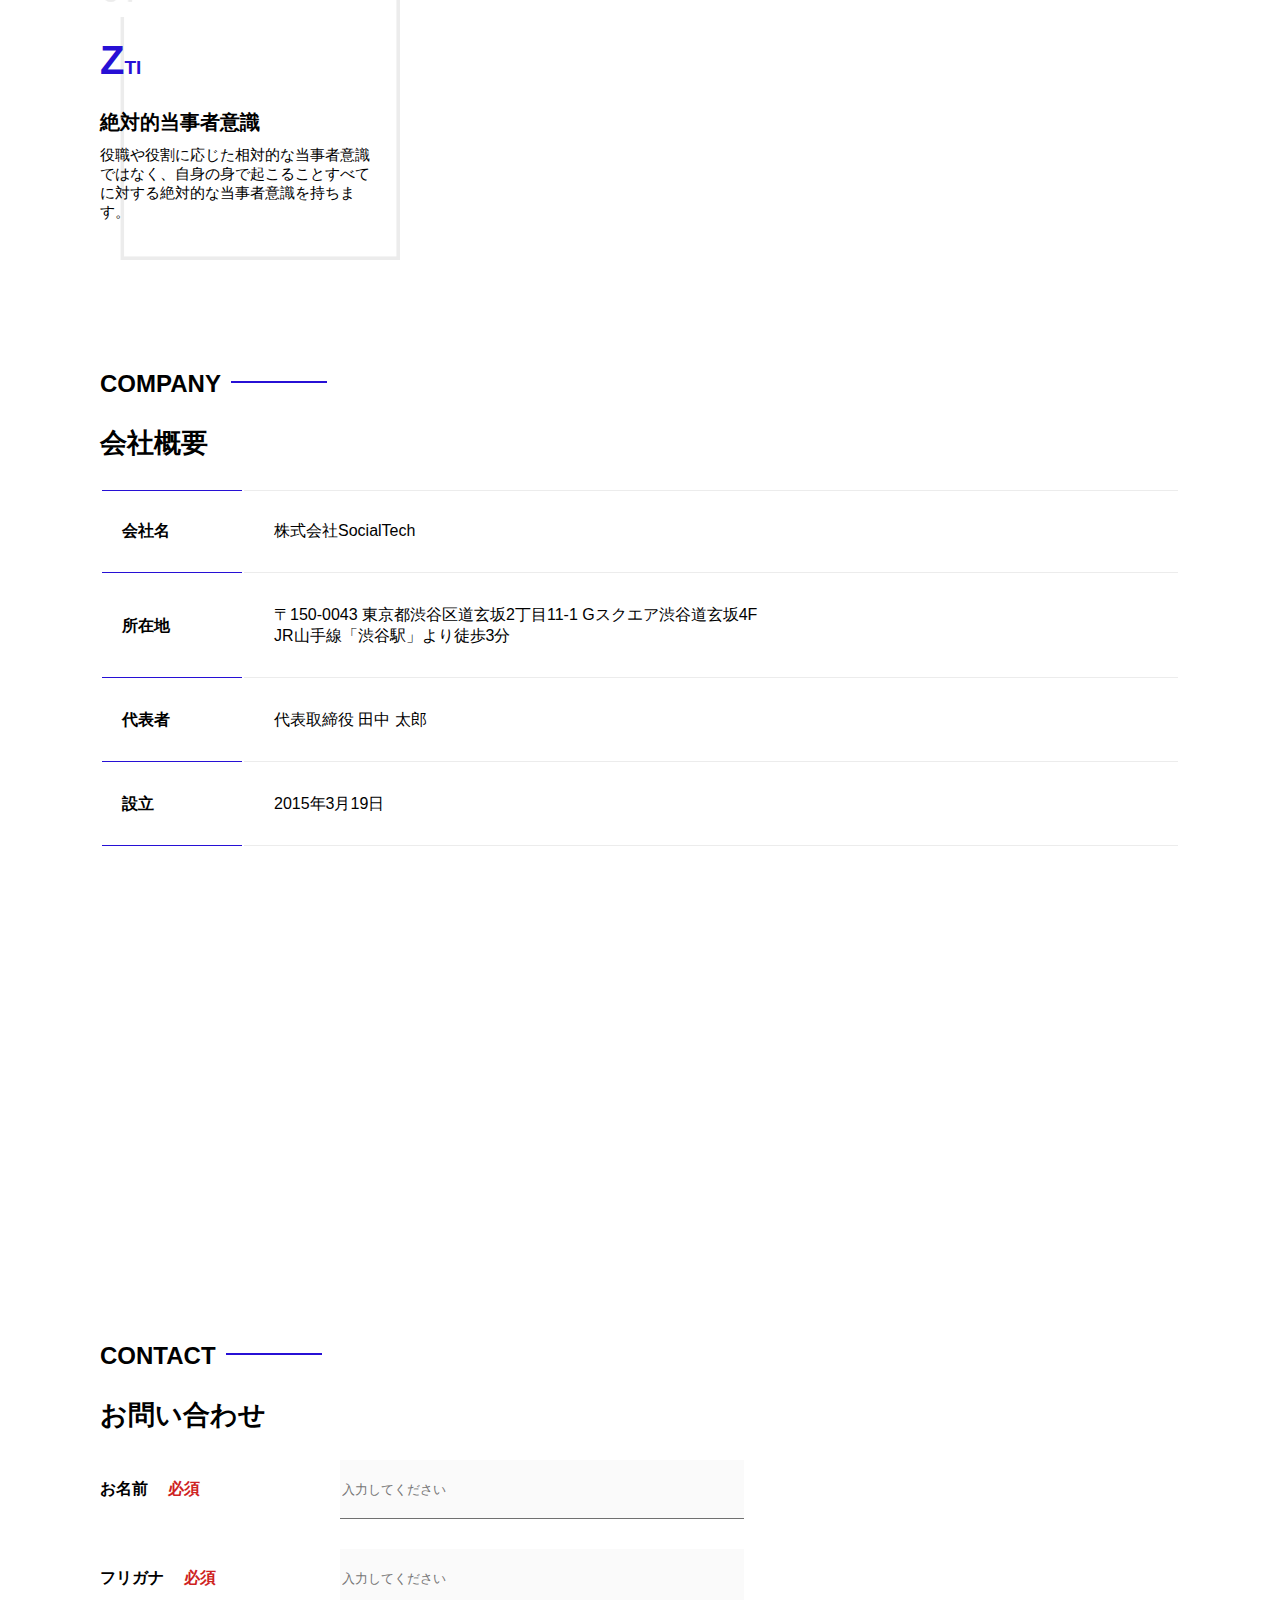
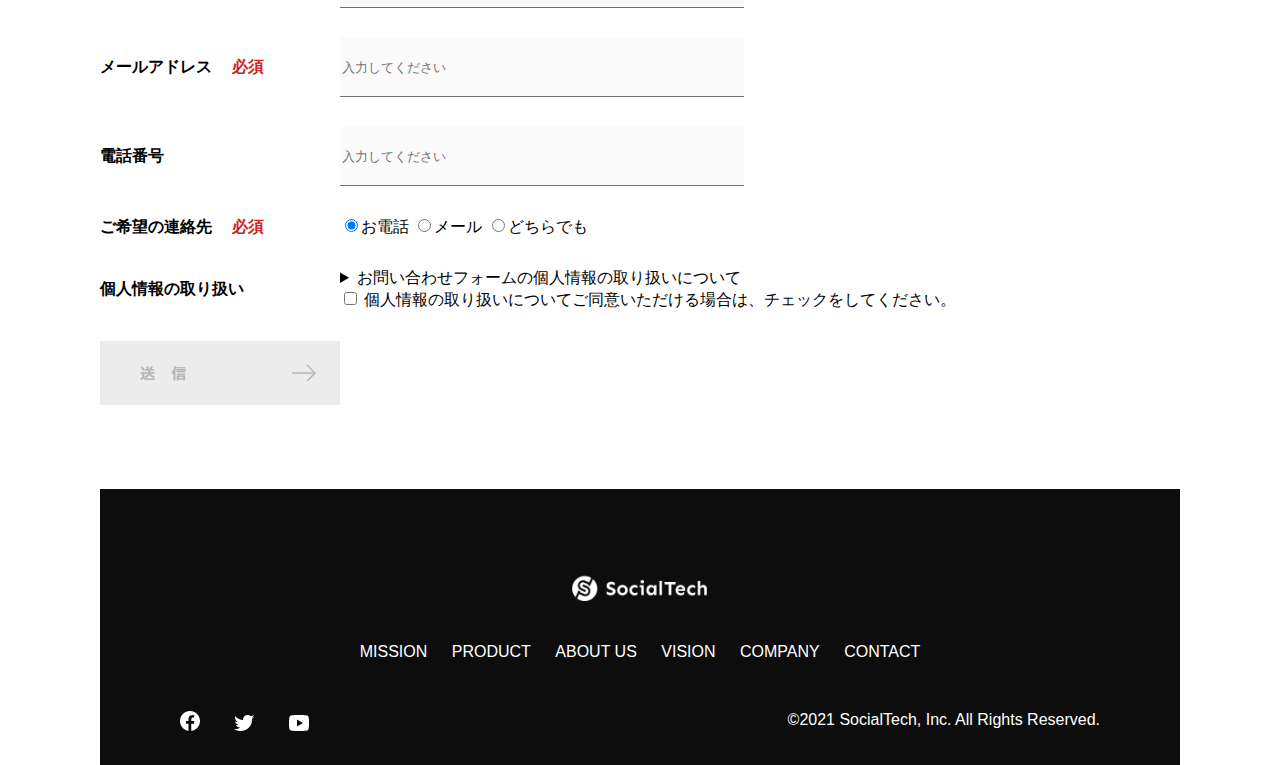
<file: kadai_tutorial_output/index.html>
<!DOCTYPE html>
<html>

<head>
    <title>SocialTech</title>
    <meta charset="UTF-8">
    <meta name="description" content="SocialTechはEdTech業界のリーディングカンパニーを目指します。">
    <meta name="viewport" content="width=device-width, initial-scale=1.0">
    <link rel="stylesheet" href="style.css">
</head>

<body>
    <header>
        <a href="index.html" id="logo"><img src="images/logo.png" alt="トップページに戻る"></a>
        <nav id="nav-pc">
            <a href="mission.html">MISSION</a>
            <a href="product.html">PRODUCT</a>
            <a href="index.html#aboutus">ABOUT US</a>
            <a href="index.html#vision">VISION</a>
            <a href="index.html#company">COMPANY</a>
            <a href="index.html#contact">CONTACT</a>
        </nav>
        <img id="menu-sp" src="images/button-menu.png" alt="ナビゲーションを開く"
            onclick="document.getElementById('nav-sp').style.display = 'block'">
        <nav id="nav-sp">
            <img id="close" src="images/button-close.png" alt="ナビゲーションを閉じる"
                onclick="document.getElementById('nav-sp').style.display = 'none'">
            <a id="logo-sp" href="index.html" onclick="document.getElementById('nav-sp').style.display = 'none'"><img
                    src="images/logo-sp.png" alt="トップページに戻る"></a>
            <a class="menu" href="mission.html"
                onclick="document.getElementById('nav-sp').style.display = 'none'">MISSION</a>
            <a class="menu" href="product.html"
                onclick="document.getElementById('nav-sp').style.display = 'none'">PRODUCT</a>
            <a class="menu" href="index.html#aboutus"
                onclick="document.getElementById('nav-sp').style.display = 'none'">ABOUT
                US</a>
            <a class="menu" href="index.html#vision"
                onclick="document.getElementById('nav-sp').style.display = 'none'">VISION</a>
            <a class="menu" href="index.html#company"
                onclick="document.getElementById('nav-sp').style.display = 'none'">COMPANY</a>
            <a class="menu" href="index.html#contact"
                onclick="document.getElementById('nav-sp').style.display = 'none'">CONTACT</a>
            <div id="sns">
                <a href="https://www.facebook.com/sejuku2013"><img src="images/button-facebook.png"
                        alt="Facebookのリンク"></a>
                <a href="https://twitter.com/samuraijuku"><img src="images/button-twitter.png" alt="Twitterのリンク"></a>
                <a href="https://www.youtube.com/channel/UCCFOQO5aDK0xXam4cUQXT8g"><img src="images/button-youtube.png"
                        alt="YouTubeのリンク"></a>
            </div>
        </nav>
    </header>
    <main>
        <article>
            <section id="main-visual">
                <div id="main-message">
                    <h1>WORLD PEACE</h1>
                    <p>IT教育で世界平和を実現する</p>
                </div>
                <img src="images/index/index-main.png" alt="PCの周りに集まる多国籍の仲間たち">
            </section>
            <section id="mission">
                <h2 class="index-h2">MISSON</h2>
                <div id="mission-flex">
                    <div>
                        <img id="mission-photo" src="images/index/index-mission.png" alt="屋外のベンチで写真を撮影する多国籍の仲間たち">
                        <h3>世界平和の実現</h3>
                        <p>人類の悲願である世界平和。世界平和を脅かす様々な社会問題を解決するためには、イノベーションをどんどん起こしていく必要があります。SocialTechは、プログラミング教育を通してイノベーターを輩出することで、世界平和という大きなテーマに挑んでいきます。
                        </p>
                    </div>
                    <div>
                        <img id="s2dgs" src="images/index/s2dgs.png" alt="S2DGs">
                        <h3>S2DGsの実現</h3>
                        <p>国連が掲げる「Sustainable Development
                            Goals（持続可能な開発目標）」に含まれる17つのグローバル目標のうち、以下の5つの目標の実現をミッションとしてサービスを展開しています。</p>
                        <a href="mission.html"><img src="images/button-more.png" alt="もっと見る"></a>
                    </div>
                </div>
            </section>
            <section id="product">
                <h2 class="index-h2">PRODUCT</h2>
                <div>
                    <div id="product-left">
                        <div>
                            <img class="product-photo" src="images/index/index-mantoman.png" alt="PCでコードを書く男性">
                            <div class="product-explain">
                                <span>MAN TO MAN</span>
                                <h3>プログラミング教育</h3>
                                <p>2013年より日本で唯一の専属講師によるマンツーマンのプログラミングレッスンを開始。AI/人工知能やウェブデザインの学習も可能です。</p>
                            </div>
                        </div>
                        <div>
                            <img class="product-photo" src="images/index/index-career.png" alt="笑顔で話し合う2人の男性">
                            <div class="product-explain">
                                <span>CAREER</span>
                                <h3>人材紹介事業</h3>
                                <p>エンジニアへの転職に特化した履歴書や職務経歴書のアドバイスや面接対策を行い、豊富な求人の中から最適なキャリア選択を支援します。</p>
                            </div>
                        </div>
                    </div>
                    <div id="product-right">
                        <div>
                            <img class="product-photo" src="images/index/index-media.png" alt="スマートフォンを操作する人">
                            <div class="product-explain">
                                <span>MEDIA</span>
                                <h3>プログラミング学習メディア</h3>
                                <p>月間200万人に読まれる日本最大級のプログラミング学習サイト「SocialTech Blog」やYouTubeチャンネルにて学習情報を発信しています。</p>
                            </div>
                        </div>
                        <div>
                            <img class="product-photo" src="images/index/index-b2b.png" alt="講演中の男性とそれを聴く人々">
                            <div class="product-explain">
                                <span>B2B</span>
                                <h3>法人研修事業</h3>
                                <p>社員のスキルアップ・資格取得・福利厚生を目的としたプログラミング法人研修。貴社の事業モデルに合わせた研修内容の提案を致します。</p>
                            </div>
                        </div>
                    </div>
                </div>
                <div>
                    <a id="product-more" href="product.html">
                        <img src="images/button-more.png" alt="もっとみる">
                    </a>
                </div>
            </section>
            <section id="aboutus">
                <h2 class="index-h2">ABOUT US</h2>
                <h3>3つの組織文化</h3>
                <div>
                    <table class="culture-table">
                        <tr>
                            <td>
                                <span class="culture-num">01</span>
                            </td>
                            <td>
                                <span class="culture-en">FLEXIBLE</span>
                                <span class="culture-jp">フレキシブル</span>
                            </td>
                        </tr>
                        <tr>
                            <td>
                            </td>
                            <td>
                                <p class="culture-description">
                                    リモートワーク、フルフレックス、副業推奨など1人1人が最大限のパフォーマンスを発揮できる柔軟な働き方を促進しています。
                                </p>
                            </td>
                        </tr>
                        <tr>
                            <td>
                                <span class="culture-num">02</span>
                            </td>
                            <td>
                                <span class="culture-en">TEAL</span>
                                <span class="culture-jp">ティール</span>
                            </td>
                        </tr>
                        <tr>
                            <td>
                            </td>
                            <td>
                                <p class="culture-description">
                                    会社全体を1つの生命体として捉え、お互いが深く結びついた一階層型
                                    組織として部署・チーム関係なく課題解決をできる組織を目指しています。
                                </p>
                            </td>
                        </tr>
                        <tr>
                            <td>
                                <span class="culture-num">03</span>
                            </td>
                            <td>
                                <span class="culture-en">SELF REALIZATION</span>
                                <span class="culture-jp">自己実現</span>
                            </td>
                        </tr>
                        <tr>
                            <td>
                            </td>
                            <td>
                                <p class="culture-description">
                                    クオーター毎に経営・部署・個人ごとにOKRを設定し個人のキャリアと
                                    会社の目指す方向の軌道修正を行っております。
                                </p>
                            </td>
                        </tr>
                    </table>
                    <img class="culture-img" src="images/index/index-aboutus1.png" alt="笑顔で話し合う2人の女性">
                </div>
                <img class="culture-img2" src="images/index/index-aboutus2.png" alt="笑顔で話し合う3人の男女">
            </section>
            <section id="vision">
                <h2 class="index-h2">VISION</h2>
                <h3>7つの行動指針</h3>
                <div>
                    <div class="vision-box">
                        <img src="images/index/vision-01.png" alt="01">
                        <span>
                            <h4>CUSTOMER IS BOSS</h4>
                            <h5>あなたのボスは顧客である</h5>
                            <p>私たちは常にお客様志向で行動し、お客様を喜ばせ、期待値を超えた感動を提供することを大切にします。</p>
                        </span>
                    </div>
                    <div class="vision-box">
                        <img src="images/index/vision-02.png" alt="02">
                        <span>
                            <h4>MOVE FAST</h4>
                            <h5>早さは価値</h5>
                            <p>素早く試し、素早く実行することで新しい気付きや発見を見つけていきます。</p>
                        </span>
                    </div>
                    <div class="vision-box">
                        <img src="images/index/vision-03.png" alt="03">
                        <span>
                            <h4>IMPACT DRIVEN</h4>
                            <h5>作業するのは仕事ではない</h5>
                            <p>問題から考え、成果とは何かを考え続け、インパクトのある成果を生むために仕事をしていきます。</p>
                        </span>
                    </div>
                    <div class="vision-box">
                        <img src="images/index//vision-04.png" alt="04">
                        <span>
                            <h4>SAVE TIME, SAVE MONEY</h4>
                            <h5>浪費は命取りになる</h5>
                            <p>少ないコストでできる方法を考えます。お金だけでなく、人の時間をいただいている自覚を持ち、あらゆるリソースを有意義に活用します。</p>
                        </span>
                    </div>
                    <div class="vision-box">
                        <img src="images/index/vision-05.png" alt="05">
                        <span>
                            <h4>BE GENTLE</h4>
                            <h5>「優しくない」をなくす</h5>
                            <p>社会をすこしずつ優しくしていきます。自分、家族、同僚、顧客、他人、全ての人に優しくいることを心がけます。</p>
                        </span>
                    </div>
                    <div class="vision-box">
                        <img src="images/index/vision-06.png" alt="06">
                        <span>
                            <h4>ABC</h4>
                            <h5>当たり前の事をバカにせずにちゃんとやる</h5>
                            <p>礼儀、健康、嘘をつかない。当たり前の事が出来ているかを常に自問し、当たり前の基準を高く持って行動します。</p>
                        </span>
                    </div>
                    <div class="vision-box">
                        <img src="images/index/vision-07.png" alt="07">
                        <span>
                            <h4>ZTI</h4>
                            <h5>絶対的当事者意識</h5>
                            <p>役職や役割に応じた相対的な当事者意識ではなく、自身の身で起こることすべてに対する絶対的な当事者意識を持ちます。</p>
                        </span>
                    </div>
                </div>
            </section>
            <section id="company">
                <h2 class="index-h2">COMPANY</h2>
                <h3>会社概要</h3>
                <table id="company-table">
                    <tr>
                        <th class="tableheader-first">会社名</th>
                        <td class="cell-first">株式会社SocialTech</td>
                    </tr>
                    <tr>
                        <th class="tableheader">所在地</th>
                        <td class="cell">〒150-0043 東京都渋谷区道玄坂2丁目11-1 Gスクエア渋谷道玄坂4F<br>JR山手線「渋谷駅」より徒歩3分</td>
                    </tr>
                    <tr>
                        <th class="tableheader">代表者</th>
                        <td class="cell">代表取締役 田中 太郎</td>
                    </tr>
                    <tr>
                        <th class="tableheader">設立</th>
                        <td class="cell">2015年3月19日</td>
                    </tr>
                </table>
                <iframe
                    src="https://www.google.com/maps/embed?pb=!1m18!1m12!1m3!1d3241.7759544892483!2d139.69399665123464!3d35.65789123876098!2m3!1f0!2f0!3f0!3m2!1i1024!2i768!4f13.1!3m3!1m2!1s0x60188caa0042e8d1%3A0xba130bea826a7aa2!2z44CSMTUwLTAwNDMg5p2x5Lqs6YO95riL6LC35Yy66YGT546E5Z2C77yS5LiB55uu77yR77yR4oiS77yR!5e0!3m2!1sja!2sjp!4v1636872991912!5m2!1sja!2sjp"
                    style="border:0;" allowfullscreen="" loading="lazy">
                </iframe>
            </section>
            <section id="contact">
                <h2 class="index-h2">CONTACT</h2>
                <h3>お問い合わせ</h3>
                <form action="https://api.staticforms.xyz/submit" method="post">
                    <input type="text" name="honeypot" style="display:none">
                    <!-- STATIC FORMSのアクセスキー -->
                    <input type="hidden" name="accessKey" value="e3e35bea-5a50-4af8-a223-da26f39780f8">
                    <!--メールのタイトル-->
                    <input type="hidden" name="subject" value="お問い合わせフォーム">
                    <!--送信先のメールアドレスをvalueに設定する-->
                    <input type="hidden" name="replyTo" value="shunta.iwase@gmail.com">
                    <!--redirectToのURLは公開後のURLへリンクする-->
                    <input type="hidden" name="redirectTo" value="">
                    <div>
                        <div class="contact-heading">
                            <label class="contact-label">お名前<span class="contact-span">必須</span></label>
                        </div>
                        <div>
                            <input type="text" name="name" placeholder="入力してください" class="contact-textbox">
                        </div>
                    </div>
                    <div>
                        <div class="contact-heading">
                            <label class="contact-label">フリガナ<span class="contact-span">必須</span></label>
                        </div>
                        <div>
                            <input type="text" name="hurigana" placeholder="入力してください" class="contact-textbox">
                        </div>
                    </div>
                    <div>
                        <div class="contact-heading">
                            <label class="contact-label">メールアドレス<span class="contact-span">必須</span></label>
                        </div>
                        <div>
                            <input type="text" name="email" placeholder="入力してください" class="contact-textbox">
                        </div>
                    </div>
                    <div>
                        <div class="contact-heading">
                            <label class="contact-label">電話番号</label>
                        </div>
                        <div>
                            <input type="text" name="tel" placeholder="入力してください" class="contact-textbox">
                        </div>
                    </div>
                    <div>
                        <div class="contact-heading">
                            <label class="contact-label">ご希望の連絡先<span class="contact-span">必須</span></label>
                        </div>
                        <div>
                            <input class="radiobutton" type="radio" value="tel" name="contact"
                                checked><label>お電話</label>
                            <input class="radiobutton" type="radio" value="mail" name="contact"><label>メール</label>
                            <input class="radiobutton" type="radio" value="both" name="contact"><label>どちらでも</label>
                        </div>
                    </div>
                    <div>
                        <div class="contact-heading">
                            <label class="contact-label">個人情報の取り扱い</label>
                        </div>
                        <div>
                            <details>
                                <summary>お問い合わせフォームの個人情報の取り扱いについて</summary>
                                <div>
                                    <span>１．組織の名称又は氏名</span><br>
                                    株式会社SocialTech<br><br>
                                    <span>２．個人情報保護管理者（若しくはその代理人）の氏名又は職名、所属及び連絡先
                                        鈴木 一郎 コーポレート部</span><br>
                                    メールアドレス：support@socialtech.net<br>
                                    TEL：03-xxxx-xxxx<br>
                                    <span>３．個人情報の利用目的</span><br>
                                    ・本サービス及び本サービスに関連する情報の提供又はそれらに関する連絡のため<br>
                                    ・ユーザーの本人確認のため<br>
                                    ・当社サービスのご案内のため<br>
                                    ・当社の商品等の広告または宣伝（電子メールによるものを含むものとします。）<br><br>
                                    <span>４．個人情報の取り扱い業務の委託</span><br>
                                    個人情報の取扱業務の全部または一部を外部に業務委託する場合があります。<br>
                                    その際、弊社は、個人情報を適切に保護できる管理体制を敷き実行していることを条件として<br>
                                    委託先を厳選したうえで、機密保持契約を委託先と締結し、お客様の個人情報を厳密に管理させます。<br><br>
                                    <span>５．個人情報の開示等の請求</span><br>
                                    お客様は、弊社に対してご自身の個人情報の開示等（利用目的の通知、開示、内容の訂正・追加・削除、利用の停止または消去、第三者への提供の停止）に関して、当社問合わせ窓口に申し出ることができます。<br>
                                    その際、弊社はお客様ご本人を確認させていただいたうえで、合理的な期間内に対応いたします。<br><br>
                                    なお、個人情報に関する弊社問合わせ先は、次の通りです。<br><br>
                                    株式会社SocialTech　個人情報問合せ窓口<br>
                                    〒150-0043　東京都渋谷区道玄坂2丁目11-1 Ｇスクエア渋谷道玄坂 4F<br>
                                    メールアドレス：support@socialtech.net　TEL：03-xxxx-xxxx<br><br>
                                    <span>６．個人情報を提供されることの任意性について</span><br><br>
                                    お客様がご自身の個人情報を弊社に提供されるか否かは、お客様のご判断によりますが、もしご提供されない場合には、適切なサービスが提供できない場合がありますので予めご了承ください。
                                </div>
                            </details>
                            <input type="checkbox" name="agree">
                            <span>個人情報の取り扱いについてご同意いただける場合は、チェックをしてください。</span>
                        </div>
                    </div>
                    <input type="image" src="images/button-submit.png" alt="送信する">
                </form>
            </section>
        </article>
        <footer>
            <div id="footer-logo">
                <img src="images/logo-sp.png" alt="SocialTech">
            </div>
            <div id="footer-link">
                <a href="mission.html">MISSION</a>
                <a href="product.html">PRODUCT</a>
                <a href="index.html#aboutus">ABOUT US</a>
                <a href="index.html#vision">VISION</a>
                <a href="index.html#company">COMPANY</a>
                <a href="index.html#contact">CONTACT</a>
            </div>
            <div id="sns-footer">
                <a href="https://www.facebook.com/sejuku2013"><img src="images/button-facebook.png"
                        alt="Facebookのリンク"></a>
                <a href="https://twitter.com/samuraijuku"><img src="images/button-twitter.png" alt="Twitterのリンク"></a>
                <a href="https://www.youtube.com/channel/UCCFOQO5aDK0xXam4cUQXT8g"><img src="images/button-youtube.png"
                        alt="YouTubeのリンク"></a>
                <span id="copyright">&copy;2021 SocialTech, Inc. All Rights Reserved. </span>
            </div>
        </footer>
    </main>
</body>

</html>
</file>
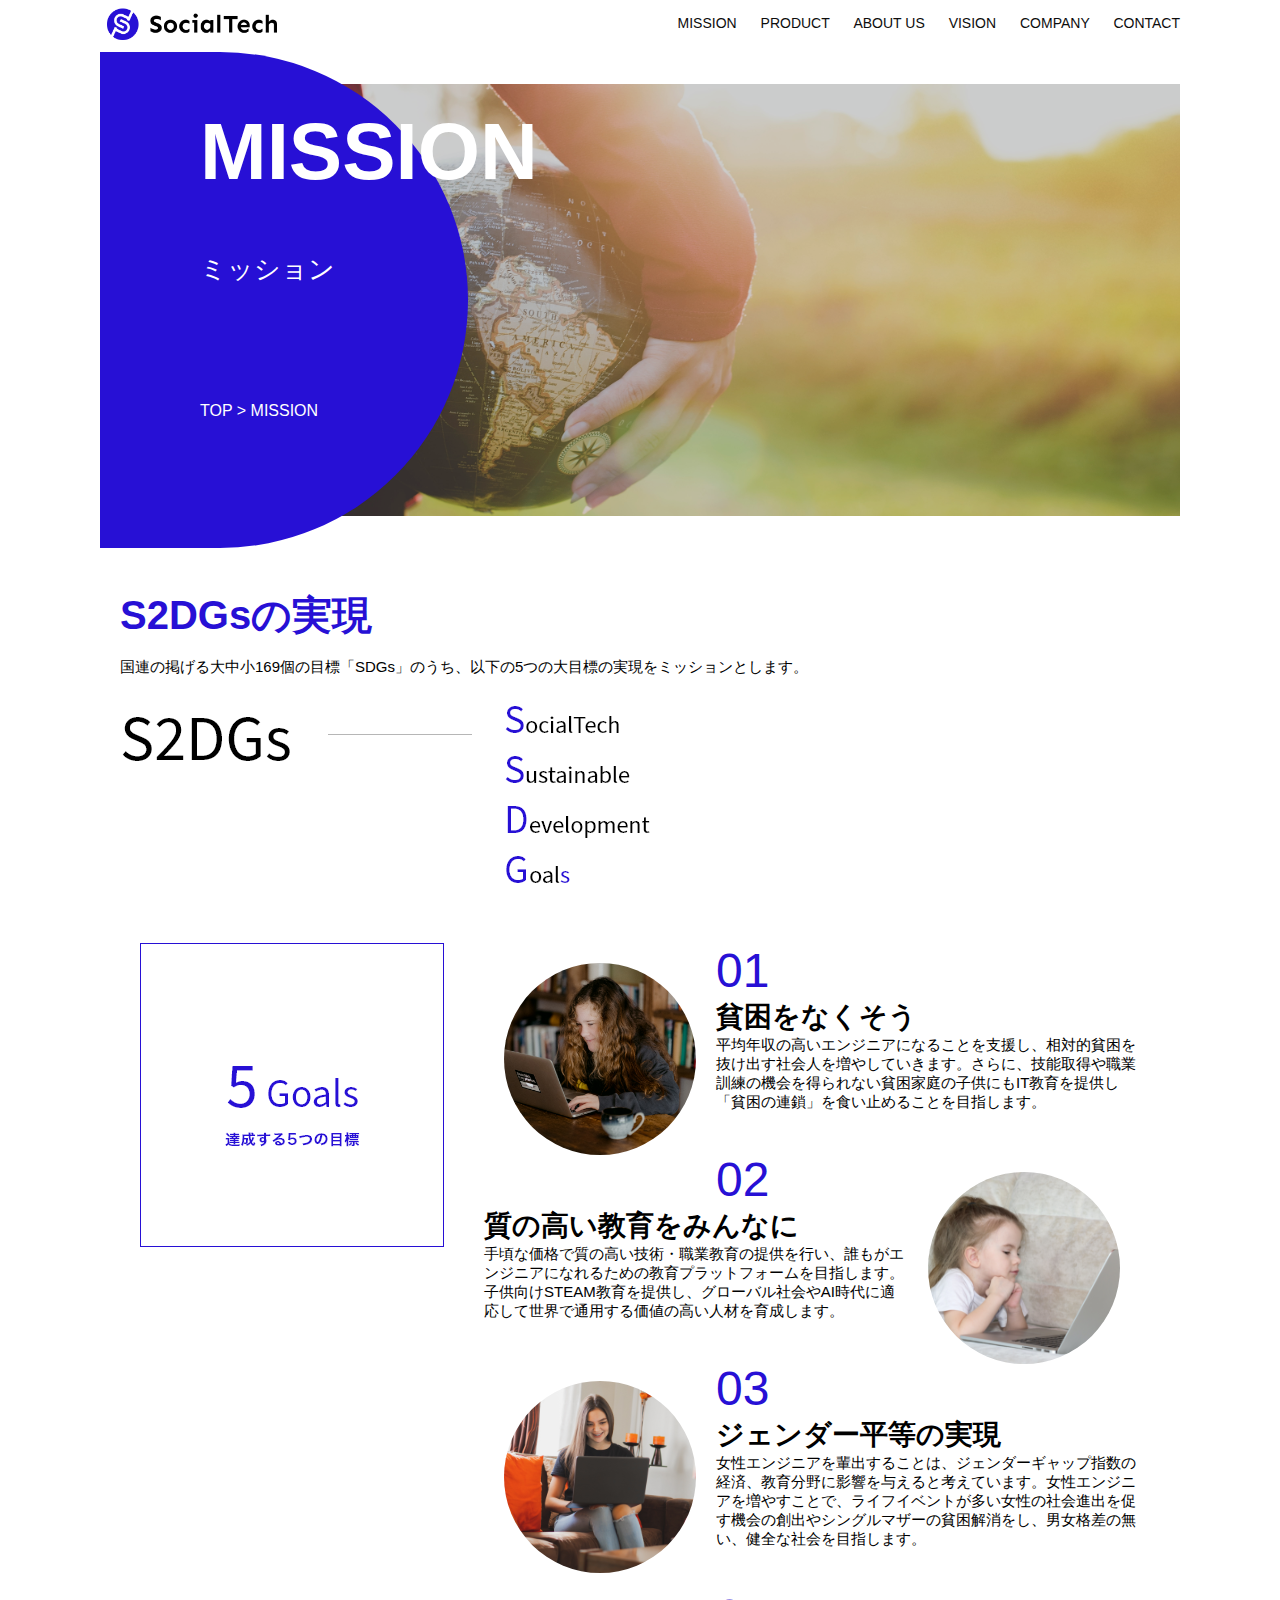
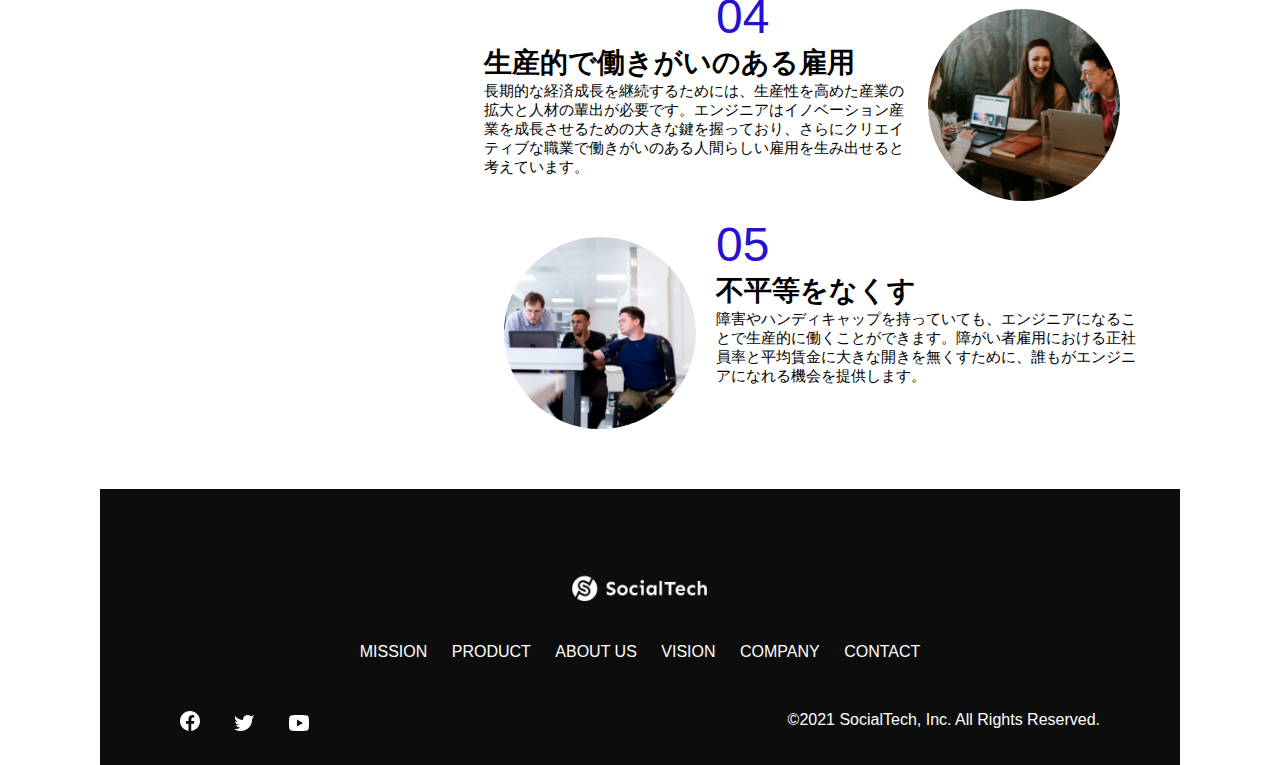
<file: kadai_tutorial_output/mission.html>
<!DOCTYPE html>
<html>

<head>
    <title>SocialTech - MISSION ミッション -</title>
    <meta charset="UTF-8">
    <meta name="description" content="SocialTechが目指す5つの目標（S2DGs）を紹介します">
    <meta name="viewport" content="width=device-width, initial-scale=1.0">
    <link rel="stylesheet" href="style.css">
</head>

<body>
    <header>
        <a href="index.html" id="logo"><img src="images/logo.png" alt="トップページに戻る"></a>
        <nav id="nav-pc">
            <a href="mission.html">MISSION</a>
            <a href="product.html">PRODUCT</a>
            <a href="index.html#aboutus">ABOUT US</a>
            <a href="index.html#vision">VISION</a>
            <a href="index.html#company">COMPANY</a>
            <a href="index.html#contact">CONTACT</a>
        </nav>
        <img id="menu-sp" src="images/button-menu.png" alt="ナビゲーションを開く"
            onclick="document.getElementById('nav-sp').style.display = 'block'">
        <nav id="nav-sp">
            <img id="close" src="images/button-close.png" alt="ナビゲーションを閉じる"
                onclick="document.getElementById('nav-sp').style.display = 'none'">
            <a id="logo-sp" href="index.html" onclick="document.getElementById('nav-sp').style.display = 'none'"><img
                    src="images/logo-sp.png" alt="トップページに戻る"></a>
            <a class="menu" href="mission.html"
                onclick="document.getElementById('nav-sp').style.display = 'none'">MISSION</a>
            <a class="menu" href="product.html"
                onclick="document.getElementById('nav-sp').style.display = 'none'">PRODUCT</a>
            <a class="menu" href="index.html#aboutus"
                onclick="document.getElementById('nav-sp').style.display = 'none'">ABOUT
                US</a>
            <a class="menu" href="index.html#vision"
                onclick="document.getElementById('nav-sp').style.display = 'none'">VISION</a>
            <a class="menu" href="index.html#company"
                onclick="document.getElementById('nav-sp').style.display = 'none'">COMPANY</a>
            <a class="menu" href="index.html#contact"
                onclick="document.getElementById('nav-sp').style.display = 'none'">CONTACT</a>
            <div id="sns">
                <a href="https://www.facebook.com/sejuku2013"><img src="images/button-facebook.png"
                        alt="Facebookのリンク"></a>
                <a href="https://twitter.com/samuraijuku"><img src="images/button-twitter.png" alt="Twitterのリンク"></a>
                <a href="https://www.youtube.com/channel/UCCFOQO5aDK0xXam4cUQXT8g"><img src="images/button-youtube.png"
                        alt="YouTubeのリンク"></a>
            </div>
        </nav>
    </header>
    <main>
        <article>
            <section id="mission-main">
                <div id="mission-title">
                    <h1>MISSION</h1>
                    <span>ミッション</span>
                    <div>TOP > MISSION</div>
                </div>
            </section>
            <section id="mission-s2dgs">
                <h2 class="mission-h2">S2DGsの実現</h2>
                <p>国連の掲げる大中小169個の目標「SDGs」のうち、以下の5つの大目標の実現をミッションとします。</p>
                <img src="images/mission/mission-s2dgs.png" alt="S2DGs">
            </section>
            <section id="mission-5goals">
                <div>
                    <img id="s2dgs-image" src="images/mission/mission-5goals.png" alt="5Goals">
                </div>
                <div>
                    <div>
                        <img class="fivegoals-image-left" src="images/mission/mission-5goals01.png" alt="PCを操作する女の子">
                        <span class="fivegoals-number">01</span>
                        <h3 class="fivegoals-h3">貧困をなくそう</h3>
                        <p class="fivegoals-p">
                            平均年収の高いエンジニアになることを支援し、相対的貧困を抜け出す社会人を増やしていきます。さらに、技能取得や職業訓練の機会を得られない貧困家庭の子供にもIT教育を提供し「貧困の連鎖」を食い止めることを目指します。
                        </p>
                    </div>

                    <div>
                        <img class="fivegoals-image-right" src="images/mission/mission-5goals02.png"
                            alt="PCを見つめる小さい女の子">
                        <span class="fivegoals-number">02</span>
                        <h3 class="fivegoals-h3">質の高い教育をみんなに</h3>
                        <p class="fivegoals-p">
                            手頃な価格で質の高い技術・職業教育の提供を行い、誰もがエンジニアになれるための教育プラットフォームを目指します。子供向けSTEAM教育を提供し、グローバル社会やAI時代に適応して世界で通用する価値の高い人材を育成します。
                        </p>
                    </div>

                    <div>
                        <img class="fivegoals-image-left" src="images/mission/mission-5goals03.png" alt="PCを操作する女性">
                        <span class="fivegoals-number">03</span>
                        <h3 class="fivegoals-h3">ジェンダー平等の実現</h3>
                        <p class="fivegoals-p">
                            女性エンジニアを輩出することは、ジェンダーギャップ指数の経済、教育分野に影響を与えると考えています。女性エンジニアを増やすことで、ライフイベントが多い女性の社会進出を促す機会の創出やシングルマザーの貧困解消をし、男女格差の無い、健全な社会を目指します。
                        </p>
                    </div>

                    <div>
                        <img class="fivegoals-image-right" src="images/mission/mission-5goals04.png" alt="笑顔で話し合う3人の男女">
                        <span class="fivegoals-number">04</span>
                        <h3 class="fivegoals-h3">生産的で働きがいのある雇用</h3>
                        <p class="fivegoals-p">
                            長期的な経済成長を継続するためには、生産性を高めた産業の拡大と人材の輩出が必要です。エンジニアはイノベーション産業を成長させるための大きな鍵を握っており、さらにクリエイティブな職業で働きがいのある人間らしい雇用を生み出せると考えています。
                        </p>
                    </div>

                    <div>
                        <img class="fivegoals-image-left" src="images/mission/mission-5goals05.png"
                            alt="障害を持つ男性が生き生きと働く様子">
                        <span class="fivegoals-number">05</span>
                        <h3 class="fivegoals-h3">不平等をなくす</h3>
                        <p class="fivegoals-p">
                            障害やハンディキャップを持っていても、エンジニアになることで生産的に働くことができます。障がい者雇用における正社員率と平均賃金に大きな開きを無くすために、誰もがエンジニアになれる機会を提供します。
                        </p>
                    </div>
                </div>
            </section>

        </article>
        <footer>
            <div id="footer-logo">
                <img src="images/logo-sp.png" alt="SocialTech">
            </div>
            <div id="footer-link">
                <a href="mission.html">MISSION</a>
                <a href="product.html">PRODUCT</a>
                <a href="index.html#aboutus">ABOUT US</a>
                <a href="index.html#vision">VISION</a>
                <a href="index.html#company">COMPANY</a>
                <a href="index.html#contact">CONTACT</a>
            </div>
            <div id="sns-footer">
                <a href="https://www.facebook.com/sejuku2013"><img src="images/button-facebook.png"
                        alt="Facebookのリンク"></a>
                <a href="https://twitter.com/samuraijuku"><img src="images/button-twitter.png" alt="Twitterのリンク"></a>
                <a href="https://www.youtube.com/channel/UCCFOQO5aDK0xXam4cUQXT8g"><img src="images/button-youtube.png"
                        alt="YouTubeのリンク"></a>
                <span id="copyright">&copy;2021 SocialTech, Inc. All Rights Reserved. </span>
            </div>
        </footer>
    </main>
</body>

</html>
</file>
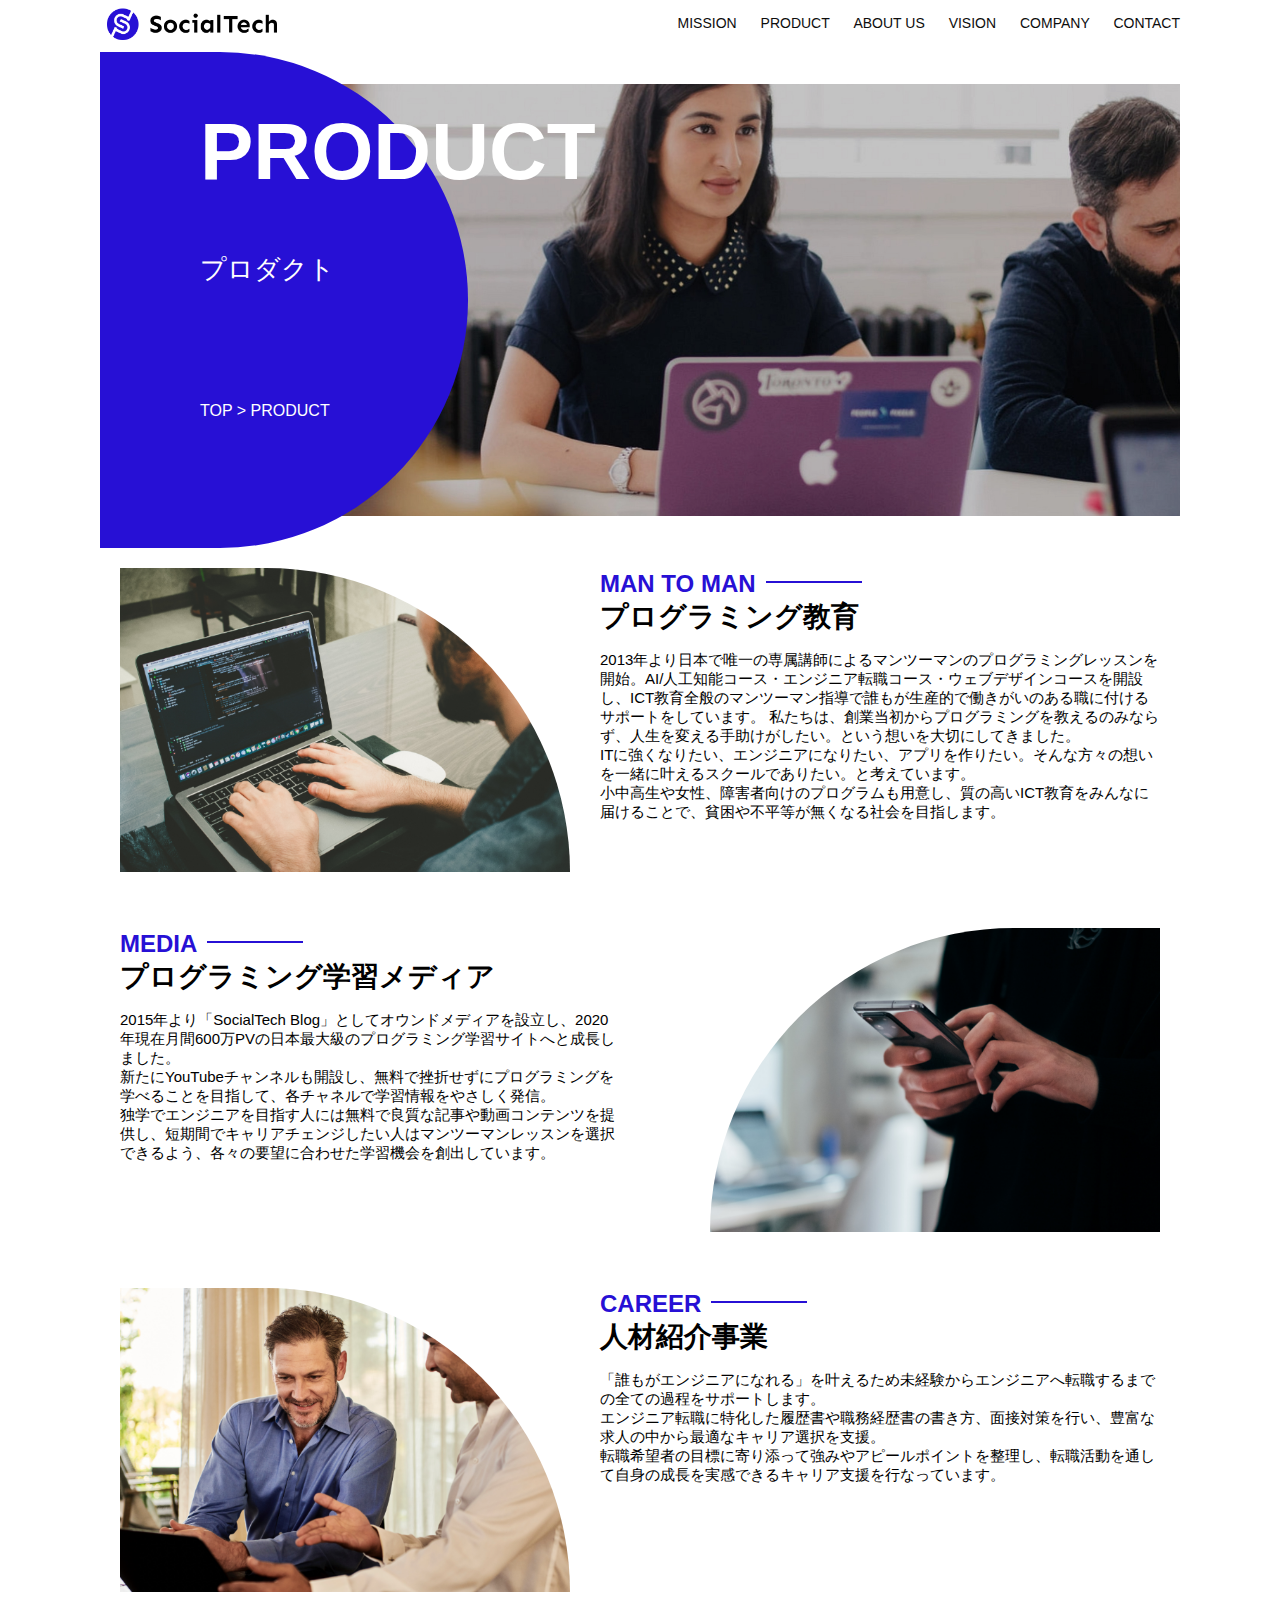
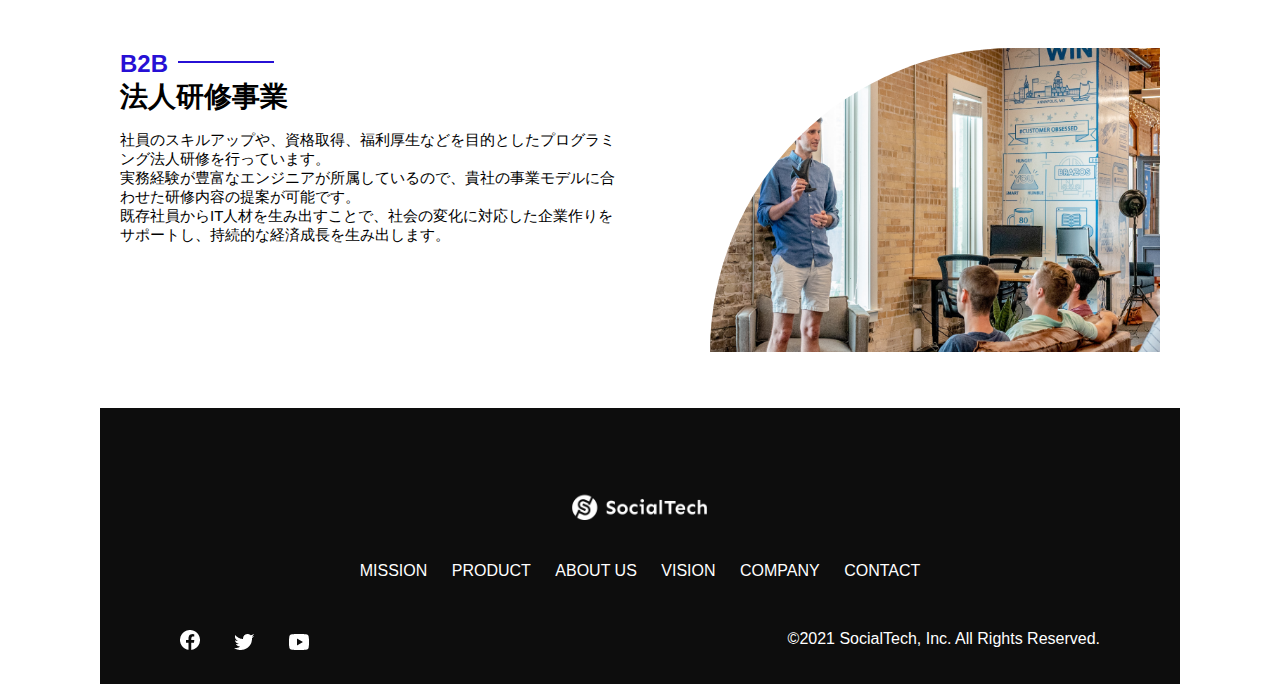
<file: kadai_tutorial_output/product.html>
<!DOCTYPE html>
<html>

<head>
    <title>SocialTech -PRODUCT プロダクト-</title>
    <meta charset="UTF-8">
    <meta name="description" content="SocialTechの4つのプロダクトを紹介します">
    <meta name="viewport" content="width=device-width, initial-scale=1.0">
    <link rel="stylesheet" href="style.css">
</head>

<body>
    <header>
        <a href="index.html" id="logo"><img src="images/logo.png" alt="トップページに戻る"></a>
        <nav id="nav-pc">
            <a href="mission.html">MISSION</a>
            <a href="product.html">PRODUCT</a>
            <a href="index.html#aboutus">ABOUT US</a>
            <a href="index.html#vision">VISION</a>
            <a href="index.html#company">COMPANY</a>
            <a href="index.html#contact">CONTACT</a>
        </nav>
        <img id="menu-sp" src="images/button-menu.png" alt="ナビゲーションを開く"
            onclick="document.getElementById('nav-sp').style.display = 'block'">
        <nav id="nav-sp">
            <img id="close" src="images/button-close.png" alt="ナビゲーションを閉じる"
                onclick="document.getElementById('nav-sp').style.display = 'none'">
            <a id="logo-sp" href="index.html" onclick="document.getElementById('nav-sp').style.display = 'none'"><img
                    src="images/logo-sp.png" alt="トップページに戻る"></a>
            <a class="menu" href="mission.html"
                onclick="document.getElementById('nav-sp').style.display = 'none'">MISSION</a>
            <a class="menu" href="product.html"
                onclick="document.getElementById('nav-sp').style.display = 'none'">PRODUCT</a>
            <a class="menu" href="index.html#aboutus"
                onclick="document.getElementById('nav-sp').style.display = 'none'">ABOUT
                US</a>
            <a class="menu" href="index.html#vision"
                onclick="document.getElementById('nav-sp').style.display = 'none'">VISION</a>
            <a class="menu" href="index.html#company"
                onclick="document.getElementById('nav-sp').style.display = 'none'">COMPANY</a>
            <a class="menu" href="index.html#contact"
                onclick="document.getElementById('nav-sp').style.display = 'none'">CONTACT</a>
            <div id="sns">
                <a href="https://www.facebook.com/sejuku2013"><img src="images/button-facebook.png"
                        alt="Facebookのリンク"></a>
                <a href="https://twitter.com/samuraijuku"><img src="images/button-twitter.png" alt="Twitterのリンク"></a>
                <a href="https://www.youtube.com/channel/UCCFOQO5aDK0xXam4cUQXT8g"><img src="images/button-youtube.png"
                        alt="YouTubeのリンク"></a>
            </div>
        </nav>
    </header>
    <main>
        <article>
            <section id="product-main">
                <div id="product-title">
                    <h1>PRODUCT</h1>
                    <span>プロダクト</span>
                    <div>TOP > PRODUCT</div>
                </div>
            </section>
            <section class="product-section1">
                <img src="images/product/product-mantoman.png" alt="PCでコードを書く男性">
                <div>
                    <h2 class="product-h2">MAN TO MAN</h2>
                    <h3 class="product-h3">プログラミング教育</h3>
                    <p>
                        2013年より日本で唯一の専属講師によるマンツーマンのプログラミングレッスンを開始。AI/人工知能コース・エンジニア転職コース・ウェブデザインコースを開設し、ICT教育全般のマンツーマン指導で誰もが生産的で働きがいのある職に付けるサポートをしています。
                        私たちは、創業当初からプログラミングを教えるのみならず、人生を変える手助けがしたい。という想いを大切にしてきました。<br>ITに強くなりたい、エンジニアになりたい、アプリを作りたい。そんな方々の想いを一緒に叶えるスクールでありたい。と考えています。<br>小中高生や女性、障害者向けのプログラムも用意し、質の高いICT教育をみんなに届けることで、貧困や不平等が無くなる社会を目指します。
                    </p>
                </div>
            </section>
            <section class="product-section2">
                <div>
                    <h2 class="product-h2">MEDIA</h2>
                    <h3 class="product-h3">プログラミング学習メディア</h3>
                    <p>2015年より「SocialTech
                        Blog」としてオウンドメディアを設立し、2020年現在月間600万PVの日本最大級のプログラミング学習サイトへと成長しました。<br>新たにYouTubeチャンネルも開設し、無料で挫折せずにプログラミングを学べることを目指して、各チャネルで学習情報をやさしく発信。<br>独学でエンジニアを目指す人には無料で良質な記事や動画コンテンツを提供し、短期間でキャリアチェンジしたい人はマンツーマンレッスンを選択できるよう、各々の要望に合わせた学習機会を創出しています。
                    </p>
                </div>
                <img src="images/product/product-media.png" alt="スマートフォンを操作する人">
            </section>
            <section class="product-section1">
                <img src="images/product/product-career.png" alt="笑顔で話し合う2人の男性">
                <div>
                    <h2 class="product-h2">CAREER</h2>
                    <h3 class="product-h3">人材紹介事業</h3>
                    <p>
                        「誰もがエンジニアになれる」を叶えるため未経験からエンジニアへ転職するまでの全ての過程をサポートします。<br>エンジニア転職に特化した履歴書や職務経歴書の書き方、面接対策を行い、豊富な求人の中から最適なキャリア選択を支援。<br>転職希望者の目標に寄り添って強みやアピールポイントを整理し、転職活動を通して自身の成長を実感できるキャリア支援を行なっています。<br>
                    </p>
                </div>
            </section>
            <section class="product-section2">
                <div>
                    <h2 class="product-h2">B2B</h2>
                    <h3 class="product-h3">法人研修事業</h3>
                    <p>
                        社員のスキルアップや、資格取得、福利厚生などを目的としたプログラミング法人研修を行っています。<br>実務経験が豊富なエンジニアが所属しているので、貴社の事業モデルに合わせた研修内容の提案が可能です。<br>既存社員からIT人材を生み出すことで、社会の変化に対応した企業作りをサポートし、持続的な経済成長を生み出します。
                    </p>
                </div>
                <img src="images/product/product-b2b.png" alt="講演中の男性とそれを聴く人々">
            </section>
        </article>
        <footer>
            <div id="footer-logo">
                <img src="images/logo-sp.png" alt="SocialTech">
            </div>
            <div id="footer-link">
                <a href="mission.html">MISSION</a>
                <a href="product.html">PRODUCT</a>
                <a href="index.html#aboutus">ABOUT US</a>
                <a href="index.html#vision">VISION</a>
                <a href="index.html#company">COMPANY</a>
                <a href="index.html#contact">CONTACT</a>
            </div>
            <div id="sns-footer">
                <a href="https://www.facebook.com/sejuku2013"><img src="images/button-facebook.png"
                        alt="Facebookのリンク"></a>
                <a href="https://twitter.com/samuraijuku"><img src="images/button-twitter.png" alt="Twitterのリンク"></a>
                <a href="https://www.youtube.com/channel/UCCFOQO5aDK0xXam4cUQXT8g"><img src="images/button-youtube.png"
                        alt="YouTubeのリンク"></a>
                <span id="copyright">&copy;2021 SocialTech, Inc. All Rights Reserved. </span>
            </div>
        </footer>
    </main>
</body>

</html>
</file>
<file: kadai_012/style.css>
/* PC、スマホ共通スタイル */
body {
  font-family: "Source Sans Pro", "Hiragino Kaku Gothic ProN", Meiryo, Arial,
    sans-serif;
}

p {
  font-size: 15px;
}

/*================
PC用のスタイル 
=================*/
/* 横幅設定 */
body {
  max-width: 1080px;
  min-width: 960px;
  margin: 0 auto 0 auto;
}

/* ヘッダー */
header {
  display: flex;
  justify-content: space-between;
}

/* ナビゲーションのレイアウト */
#nav-pc {
  text-align: right;
  font-size: 14px;
  padding-top: 15px;
}

/* ナビゲーションのリンクの装飾設定 */
#nav-pc>a {
  text-decoration: none;
  margin-left: 20px;
}

#nav-pc>a:link {
  color: #0d0d0d;
}

#nav-pc>a:visited {
  color: #0d0d0d;
}

#nav-pc>a:hover {
  color: #0d0d0d;
  text-decoration: underline;
}

#nav-pc>a:active {
  color: #0d0d0d;
}

/* メインビジュアル*/
#main-visual {
  position: relative;
  height: 400px;
}

#main-message {
  position: absolute;
  top: 0;
  left: 0;
  background-color: #2710d5;
  color: #ffffff;
  border-radius: 0 0 476px 0;
  max-width: 620px;
  height: 100%;
  width: 100%;
  z-index: 11;
}

#main-message>h1 {
  font-size: 60px;
  font-weight: bold;
  margin: 100px 0 0 50px;
}

#main-message>p {
  font-size: 28px;
  margin: 0 0 0 50px;
}

#main-visual>img {
  max-width: 620px;
  border-radius: 476px 0 0 0;
  position: absolute;
  top: 0;
  right: 0;
  z-index: 10;
}

/* 見出し */
h2 {
  margin: 40px 0 0 0;
}

h2::after {
  content: url("images/line.png");
  margin-left: 10px;
}

h3 {
  font-size: 27px;
}

/* ミッション */
#mission {
  margin: 80px auto 80px auto;
  width: 100%;
}

#mission-flex {
  width: 100%;
  display: flex;
}

#mission-flex>div {
  width: 50%;
  margin: 20px;
}

#mission-photo {
  width: 100%;
}

#s2dgs {
  margin-top: 50px;
}

/* プロダクト */
#product {
  background-color: #fafafa;
  width: 100%;
  margin: 80px 0 80px 0;
  padding: 10px 40px 0px 40px;
}

/* 外枠 */
#product>div {
  margin-top: 40px;
  display: flex;
}

/* 左のカラム */
#product-left {
  width: 50%;
  margin-right: 20px;
}

/* 右のカラム */
#product-right {
  width: 50%;
  margin-left: 20px;
  margin-top: 80px;
}

/* 画像＋説明の枠 */
#product-left>div {
  position: relative;
  height: 480px;
  margin-right: 20px;
}

#product-right>div {
  position: relative;
  height: 480px;
  margin-left: 20px;
}

/* 画像 */
.product-photo {
  width: 100%;
}

/* 説明文の枠 */
.product-explain {
  background-color: #ffffff;
  position: absolute;
  left: 0;
  top: 280px;
  margin: 0 40px 0 40px;
  padding: 20px;
  box-shadow: 5px 5px 10px rgba(0, 0, 0, 0.05);
}

/* 説明文の英語 */
.product-explain>span {
  color: #2710d5;
  font-weight: bold;
  font-size: 16px;
  margin: 0;
}

/* 説明文の見出し */
.product-explain>h3 {
  margin: 5px 0 5px 0;
}

/* 説明文 */
.product-explain>p {
  margin: 0;
}

/* 「もっとみる」ボタン */
#product-more {
  margin: 0 auto -42px auto;
}

/* ABOUT US */
#aboutus {
  margin: 80px auto 80px auto;
}

/* 3つの組織文化と画像を入れる枠 */
#aboutus>div {
  display: flex;
}

/* 画像 */
.culture-img {
  width: 100%;
  align-self: flex-start;
}

.culture-img2 {
  margin-top: 50px;
  width: 100%;
}

/* 3つの組織文化の表 */
.culture-table {
  max-width: 500px;
  margin-right: 50px;
}

/* 番号 */
.culture-num {
  font-size: 80px;
  color: #2710d5;
  margin: 0 20px 0 0;
}

/* 組織文化英語 */
.culture-en {
  color: #2710d5;
  font-weight: bold;
  font-size: 24px;
  display: block;
}

/* 組織文化日本語 */
.culture-jp {
  font-size: 28px;
  font-weight: bold;
}

/* 説明文 */
.culture-description {
  margin: 0;
}

/* ビジョン */
#vision {
  margin: 80px auto 80px auto;
}

/* セクション内の外枠 */
#vision>div {
  width: 100%;
  display: flex;
  justify-content: space-between;
  flex-wrap: wrap;
}

/* 7つの行動指針の枠 */
.vision-box {
  width: 300px;
  height: 300px;
  margin-bottom: 30px;
  position: relative;
}

.vision-box>img {
  width: 100%;
  height: auto;
  position: absolute;
  top: 0;
  left: 0;
  z-index: 30;
}

.vision-box>span {
  position: absolute;
  top: 0;
  left: 0;
  z-index: 31;
  margin-right: 20px;
}

.vision-box>span>h4 {
  color: #2710d5;
  font-size: 19px;
  margin: 80px 0 0 0;
}

.vision-box>span>h4::first-letter {
  font-size: 40px;
}

.vision-box>span>h5 {
  font-size: 20px;
  margin: 0 0 0 0;
}

.vision-box>span>p {
  margin: 10px 0 0 0;
}

/* 会社概要 */
#company {
  margin: 80px auto 80px auto;
}

#company-table {
  width: 100%;
}

.tableheader {
  text-align: left;
  padding: 20px;
  border-bottom-color: #2710d5;
  border-bottom-width: 1px;
  border-bottom-style: solid;
  width: 100px;
}

.tableheader-first {
  text-align: left;
  padding: 20px;
  border-bottom-color: #2710d5;
  border-bottom-width: 1px;
  border-bottom-style: solid;
  border-top-color: #2710d5;
  border-top-width: 1px;
  border-top-style: solid;
  width: 100px;
}

.cell {
  padding: 30px;
  border-bottom-color: #ececec;
  border-bottom-width: 1px;
  border-bottom-style: solid;
}

.cell-first {
  padding: 30px;
  border-bottom-color: #ececec;
  border-bottom-width: 1px;
  border-bottom-style: solid;
  border-top-color: #ececec;
  border-top-width: 1px;
  border-top-style: solid;
}

#company>iframe {
  width: 100%;
  height: 368px;
  margin-top: 40px;
}

/* お問い合わせ */
#contact {
  margin: 80px auto 80px auto;
}

/* 外枠 */
#contact>form>div {
  display: flex;
  flex-direction: row;
  flex-wrap: wrap;
  padding-bottom: 30px;
}

/* 左列の見出し */
.contact-heading {
  width: 240px;
  align-self: center;
}

/* 見出しのラベル */
.contact-label {
  font-weight: bold;
}

/* 必須 */
.contact-span {
  color: #ce2222;
  margin: 0 0 0 20px;
  font-weight: bold;
}

/* テキストボックス */
.contact-textbox {
  border-top: 0;
  border-left: 0;
  border-right: 0;
  border-bottom-width: 1px;
  border-bottom-color: #707070;
  border-bottom-style: solid;
  background-color: #fafafa;
  width: 400px;
  height: 56px;
}

/* お問い合わせ内容のテキストエリア */
.contact-textarea {
  border-top: 0;
  border-left: 0;
  border-right: 0;
  border-bottom-width: 1px;
  border-bottom-color: #707070;
  border-bottom-style: solid;
  background-color: #fafafa;
  width: 400px;
  height: 200px;
}

/* 個人情報の取り扱い */
details {
  width: 700px;
}

details>div {
  background-color: #fafafa;
  padding: 20px;
}

details>div>span {
  font-weight: bold;
}

/* フッター */
footer {
  background-color: #0d0d0d;
  text-align: center;
  padding: 80px 80px 30px 80px;
}

#footer-logo {
  margin-bottom: 30px;
}

#footer-link {
  margin-bottom: 50px;
}
#footer-link > a {
  text-decoration: none;
  margin: 10px;
}
#footer-link > a:link {
  color: #ffffff;
}
#footer-link > a:visited {
  color: #ffffff;
}
#footer-link > a:hover {
  color: #ffffff;
  text-decoration: underline;
}
#footer-link > a:active {
  color: #ffffff;
}

#sns-footer {
  text-align: left;
  width: 100%;
}

#sns-footer > a {
  margin-right: 30px;
}

#copyright {
  color: #ffffff;
  float: right;
}

#cases {
  margin: 40px 0;
  width: 100%;
}

ul {
  display: flex;
  list-style: none;
}

li {
  width: 33%;
  margin: 20px;
}

.case-card {
  background-color: #FFFFFF;
  min-height: 400px;
  box-shadow: 5px 5px 15px rgba(0, 0, 0, 0.2);
}

.case-img {
  width: 100%;
}

.case-info {
  padding: 10px 20px;
}

.case-name {
  color: #2710d5;
  font-size: 19px;
}

.case-content {
  font-size: 14px;
}
</file>
<file: kadai_013/style.css>
/* PC、スマホ共通スタイル */
body {
  font-family: "Source Sans Pro", "Hiragino Kaku Gothic ProN", Meiryo, Arial,
    sans-serif;
}

p {
  font-size: 15px;
}

#main-visual>img {
  width: 100%;
}

/*================
PC用のスタイル 
=================*/
@media screen and (min-width: 768px) {
  /* 横幅設定 */
  body {
    max-width: 1080px;
    min-width: 960px;
    margin: 0 auto 0 auto;
  }

  /* ヘッダー */
  header {
    display: flex;
    justify-content: space-between;
  }

  /* ナビゲーションのレイアウト */
  #nav-pc {
    text-align: right;
    font-size: 14px;
    padding-top: 15px;
  }

  /* ナビゲーションのリンクの装飾設定 */
  #nav-pc>a {
    text-decoration: none;
    margin-left: 20px;
  }

  #nav-pc>a:link {
    color: #0d0d0d;
  }

  #nav-pc>a:visited {
    color: #0d0d0d;
  }

  #nav-pc>a:hover {
    color: #0d0d0d;
    text-decoration: underline;
  }

  #nav-pc>a:active {
    color: #0d0d0d;
  }
  #menu-sp {
    display: none;
  }
  #nav-sp {
    display: none;
  }
}

@media screen and (max-width: 767px){
  body {
    min-width: 375px;
    margin: 0;
  }
  #nav-pc {
    display: none;
  }
  #menu-sp {
    float: right;
    padding: 0;
  }
  #nav-sp {
    background-color: #ce933e;
    position: absolute;
    left: 0;
    top: 0;
    height: 100%;
    width: 100%;
    display: none;
    z-index: 100;
  }
  #close {
    position: absolute;
    top: 20px;
    right: 20px;
  }
  #logo-sp {
    margin: 80px 0px 30px 20px;
  }
  #nav-sp>a {
    display: block;
  }
  #nav-sp>a:link {
    color: #ffffff;
  }
  #nav-sp>a:visited {
    color: #ffffff;
  }
  #nav-sp>a:hover {
    color: #ffffff;
    text-decoration: underline;
  }
  #nav-sp>a:active {
    color: #ffffff;
  }
  #nav-sp>.menu {
    text-decoration: none;
    display: block;
    margin: 0 20px;
    height: 44px;
    font-size: 16px;
    background-image: url("images/arrow.png");
    background-repeat: no-repeat;
    background-position: right top;
  }
}
</file>
<file: kadai_tutorial_output/style.css>
body {
    font-family: "Source Sans Pro", "Hiragino Kaku Gothic ProN", Meiryo, Arial, sans-serif;
}

p {
    font-size: 15px;
}

@media screen and (min-width: 768px) {

    body {
        max-width: 1080px;
        min-width: 960px;
        margin: 0 auto 0 auto;
    }

    header {
        display: flex;
        justify-content: space-between;
    }

    #nav-pc {
        font-size: 14px;
        padding-top: 15px;
    }

    #nav-pc>a {
        text-decoration: none;
        margin-left: 20px;
    }

    #nav-pc>a:link {
        color: #0d0d0d;
    }

    #nav-pc>a:visited {
        color: #0d0d0d;
    }

    #nav-pc>a:hover {
        color: #0d0d0d;
        text-decoration: underline;
    }

    #nav-pc>a:active {
        color: #0d0d0d;
    }

    #main-visual {
        position: relative;
        height: 400px;
    }

    #main-message {
        position: absolute;
        top: 0;
        left: 0;
        background-color: #2710d5;
        color: #ffffff;
        border-radius: 0 0 476px 0;
        max-width: 620px;
        height: 100%;
        width: 100%;
        z-index: 11;
    }

    #main-message>h1 {
        font-size: 60px;
        font-weight: bold;
        margin: 100px 0 0 50px;
    }

    #main-message>p {
        font-size: 28px;
        margin: 0 0 0 50px;
    }

    #main-visual>img {
        max-width: 620px;
        border-radius: 476px 0 0 0;
        position: absolute;
        top: 0;
        right: 0;
        z-index: 10;
    }

    h2 {
        margin: 40px 0 0 0;
    }

    h2::after {
        content: url("images/line.png");
        margin-left: 10px;
    }

    h3 {
        font-size: 27px;
    }

    #mission {
        margin: 80px auto 80px auto;
        width: 100%;
    }

    #mission-flex {
        width: 100%;
        display: flex;
    }

    #mission-flex>div {
        width: 50%;
        margin: 20px;
    }

    #mission-photo {
        width: 100%;
    }

    #s2dgs {
        margin-top: 50px;
        width: 100%;
    }

    #product {
        background-color: #fafafa;
        margin: 80px 0 80px 0;
        padding: 10px 40px 0px 40px;
    }

    #product>div {
        margin-top: 40px;
        display: flex;
    }

    #product-left {
        width: 50%;
        margin-right: 20px;
    }

    #product-right {
        width: 50%;
        margin-left: 20px;
        margin-top: 80px;
    }

    #product-left>div {
        position: relative;
        height: 480px;
        margin-right: 20px;
    }

    #product-right>div {
        position: relative;
        height: 480px;
        margin-left: 20px;
    }

    .product-photo {
        width: 100%;
    }

    .product-explain {
        background-color: #ffffff;
        position: absolute;
        left: 0;
        top: 280px;
        margin: 0 40px 0 40px;
        padding: 20px;
        box-shadow: 5px 5px 10px rgba(0, 0, 0, 0.05);
    }

    .product-explain>span {
        color: #2710d5;
        font-weight: bold;
        font-size: 16px;
        margin: 0;
    }

    .product-explain>h3 {
        font-size: 20px;
        margin: 5px 0 5px 0;
    }

    .product-explain>p {
        font-size: 14px;
        margin: 0;
    }

    #product-more {
        margin: 0 auto -42px auto;
    }

    #aboutus {
        margin: 80px auto 80px auto;
    }

    #aboutus>div {
        display: flex;
    }

    .culture-img {
        width: 100%;
        align-self: flex-start;
    }

    .culture-img2 {
        margin-top: 50px;
        width: 100%;
    }

    .culture-table {
        margin-right: 50px;
    }

    .culture-num {
        font-size: 80px;
        color: #2710d5;
        margin-right: 20px;
    }

    .culture-en {
        color: #2710d5;
        font-weight: bold;
        font-size: 24px;
        display: block;
    }

    .culture-jp {
        font-size: 28px;
        font-weight: bold;
    }

    .culture-description {
        margin: 0;
    }

    #vision {
        margin: 80px auto;
    }

    #vision>div {
        width: 100%;
        display: flex;
        justify-content: space-between;
        flex-wrap: wrap;
    }

    .vision-box {
        width: 300px;
        height: 300px;
        margin-bottom: 30px;
        position: relative;
    }

    .vision-box>img {
        width: 100%;
        height: auto;
        position: absolute;
        top: 0;
        left: 0;
        z-index: 30;
    }

    .vision-box>span {
        position: absolute;
        top: 0;
        left: 0;
        z-index: 31;
        margin-right: 20px;
    }

    .vision-box>span>h4 {
        color: #2710d5;
        margin-top: 80px;
        font-size: 19px;
    }

    .vision-box>span>h4::first-letter {
        font-size: 40px;
    }

    .vision-box>span>h5 {
        font-size: 20px;
        margin: 0;
    }

    .vision-box>span>p {
        margin-top: 10px;
    }

    #company {
        margin: 80px auto;
    }

    #company-table {
        width: 100%;
    }

    .tableheader {
        text-align: left;
        padding: 20px;
        border-bottom-color: #2710d5;
        border-bottom-width: 1px;
        border-bottom-style: solid;
        width: 100px;
    }

    .tableheader-first {
        text-align: left;
        padding: 20px;
        border-bottom-color: #2710d5;
        border-bottom-width: 1px;
        border-bottom-style: solid;
        border-top-color: #2710d5;
        border-top-width: 1px;
        border-top-style: solid;
        width: 100px;
    }

    .cell {
        padding: 30px;
        border-bottom-color: #ececec;
        border-bottom-width: 1px;
        border-bottom-style: solid;
    }

    .cell-first {
        padding: 30px;
        border-bottom-color: #ececec;
        border-bottom-width: 1px;
        border-bottom-style: solid;
        border-top-color: #ececec;
        border-top-width: 1px;
        border-top-style: solid;
    }

    #company>iframe {
        width: 100%;
        height: 368px;
        margin-top: 40px;
    }

    #contact {
        margin: 80px auto;
    }

    #contact>form>div {
        display: flex;
        flex-direction: row;
        flex-wrap: wrap;
        padding-bottom: 30px;
    }

    .contact-heading {
        width: 240px;
        align-self: center;
    }

    .contact-label {
        font-weight: bold;
    }

    .contact-span {
        color: #ce2222;
        margin-left: 20px;
        font-weight: bold;
    }

    .contact-textbox {
        border-top: 0;
        border-left: 0;
        border-right: 0;
        border-bottom-width: 1px;
        border-bottom-color: #707070;
        border-bottom-style: solid;
        background-color: #fafafa;
        width: 400px;
        height: 56px;
    }

    .contact-textarea {
        border-top: 0;
        border-left: 0;
        border-right: 0;
        border-bottom-width: 1px;
        border-bottom-color: #707070;
        border-bottom-style: solid;
        background-color: #fafafa;
        width: 400px;
        height: 200px;
    }

    details {
        width: 700px;
    }

    details>div {
        background-color: #fafafa;
        padding: 20px;
    }

    details>div>span {
        font-weight: bold;
    }

    footer {
        background-color: #0d0d0d;
        text-align: center;
        padding: 80px 80px 30px 80px;
    }

    #footer-logo {
        margin-bottom: 30px;
    }

    #footer-link {
        margin-bottom: 50px;
    }

    #footer-link>a {
        text-decoration: none;
        margin: 10px;
    }

    #footer-link>a:link {
        color: #ffffff;
    }

    #footer-link>a:visited {
        color: #ffffff;
    }

    #footer-link>a:hover {
        color: #ffffff;
        text-decoration: underline;
    }

    #footer-link>a:active {
        color: #ffffff;
    }

    #sns-footer {
        text-align: left;
        width: 100%;
    }

    #sns-footer>a {
        margin-right: 30px;
    }

    #copyright {
        color: #ffffff;
        float: right;
    }

    #nav-sp,
    #menu-sp {
        display: none;
    }

    #mission-main {
        height: 496px;
        width: 100%;
        background-image: url("images/mission/mission-main.png");
        background-repeat: no-repeat;
        background-position-y: center;
    }

    #mission-title {
        background-color: #2710d5;
        width: 368px;
        color: #ffffff;
        height: 496px;
        border-radius: 0 248px 248px 0;
        position: relative;
    }

    #mission-title>h1 {
        position: absolute;
        top: 0;
        left: 100px;
        font-size: 80px;
    }

    #mission-title>span {
        position: absolute;
        top: 200px;
        left: 100px;
        font-size: 26px;
    }

    #mission-title>div {
        position: absolute;
        top: 350px;
        left: 100px;
        font-size: 16px;
    }

    #mission-s2dgs {
        width: 100%;
        margin: 20px;
    }

    .mission-h2 {
        color: #2710d5;
        font-size: 40px;
    }

    .mission-h2::after {
        content: none;
    }

    #mission-5goals {
        margin: 20px;
        display: flex;
    }

    #mission-5goals>div {
        flex-grow: 1;
        padding: 20px;
    }

    #mission-5goals>div>div {
        margin-bottom: 40px;
    }

    .fivegoals-image-right {
        float: right;
        margin: 20px;
    }

    .fivegoals-image-left {
        float: left;
        margin: 20px;
    }

    .fivegoals-number {
        color: #2710d5;
        font-size: 48px;
        margin: 0;
    }

    .fivegoals-h3 {
        font-size: 28px;
        margin: 0;
    }

    .fivegoals-p {
        margin: 0;
    }

    #product-main {
        height: 496px;
        width: 100%;
        background-image: url("images/product/product-main.png");
        background-repeat: no-repeat;
        background-position-y: center;
    }

    #product-title {
        background-color: #2710d5;
        width: 368px;
        color: #ffffff;
        height: 496px;
        border-radius: 0 248px 248px 0;
        position: relative;
    }

    #product-title>h1 {
        position: absolute;
        top: 0;
        left: 100px;
        font-size: 80px;
    }

    #product-title>span {
        position: absolute;
        top: 200px;
        left: 100px;
        font-size: 26px;
    }

    #product-title>div {
        position: absolute;
        top: 350px;
        left: 100px;
        font-size: 16px;
    }

    .product-section1 {
        position: relative;
        margin: 20px;
        height: 340px;
    }

    .product-section1>img {
        position: absolute;
        top: 0;
        left: 0;
        width: 450px;
        margin: 0 40px 30px 0;
        border-radius: 0 432px 0 0;
    }

    .product-section1>div {
        position: absolute;
        top: 0;
        left: 480px;
    }

    .product-section2 {
        position: relative;
        margin: 20px;
        height: 340px;
    }

    .product-section2>img {
        position: absolute;
        top: 0;
        right: 0;
        width: 450px;
        margin: 0 0 30px 40px;
        border-radius: 432px 0 0 0;
    }

    .product-section2>div {
        width: 500px;
        position: absolute;
        top: 0;
        left: 0;
    }

    .product-h2 {
        color: #2710d5;
        font-size: 24px;
        margin: 0;
    }

    .product-h3 {
        font-size: 28px;
        margin: 0;
    }

}

@media screen and (max-width: 767px) {
    body {
        min-width: 375px;
        margin: 0;
    }

    #nav-pc {
        display: none;
    }

    #menu-sp {
        float: right;
        padding: 0;
    }

    #nav-sp {
        background-color: #2710d5;
        position: absolute;
        left: 0;
        top: 0;
        height: 100%;
        width: 100%;
        display: none;
        z-index: 100;
    }

    #close {
        position: absolute;
        top: 20px;
        right: 20px;
    }

    #logo-sp {
        margin: 80px 0 30px 20px;
    }

    #nav-sp>a {
        display: block;
    }

    #nav-sp>a:link {
        color: #ffffff;
    }

    #nav-sp>a:visited {
        color: #ffffff;
    }

    #nav-sp>a:hover {
        color: #ffffff;
        text-decoration: underline;
    }

    #nav-sp>a:active {
        color: #ffffff;
    }

    #nav-sp>.menu {
        text-decoration: none;
        display: block;
        margin: 0 20px 0 20px;
        height: 44px;
        font-size: 16px;
        background-image: url("images/arrow.png");
        background-repeat: no-repeat;
        background-position: right top;
    }

    #sns {
        position: absolute;
        bottom: 20px;
        left: 20px;
    }

    #sns>a {
        margin-right: 30px;
    }

    #main-visual {
        position: relative;
        height: 470px;
        width: 100%;
        overflow: hidden;
    }

    #main-visual>div {
        position: absolute;
        top: 0;
        left: 0;
        background-color: #2710d5;
        color: white;
        border-radius: 0 0 476px 0;
        text-align: center;
        height: 280px;
        width: 100%;
        z-index: 11;
    }

    #main-visual>div>h1 {
        font-size: 28px;
        margin: 90px 0 0 0;
    }

    #main-visual>div>p {
        margin: 0;
    }

    #main-visual>img {
        width: 100%;
        border-radius: 476px 0 0 0;
        z-index: 10;
        position: absolute;
        bottom: 0;
        right: 0;
    }

    #product {
        background-color: #fafafa;
        padding-top: 10px;
    }

    #product h2 {
        margin-left: 20px;
    }

    #product-left,
    #product-right {
        margin-right: 20px;
        margin-left: 20px;
    }

    #product-left>div,
    #product-right>div {
        position: relative;
        height: 540px;
    }

    .product-explain {
        background-color: #ffffff;
        position: absolute;
        left: 0;
        bottom: 50px;
        padding: 20px;
        box-shadow: 5px 5px 10px rgba(0, 0, 0, 0.05);
    }

    .product-explain>span {
        color: #2710d5;
        font-weight: bold;
        font-size: 16px;
        margin: 0px;
    }

    .product-explain>h3 {
        margin: 10px 0 10px 0;
    }

    .product-photo {
        width: 100%;
    }

    #product-more>img {
        margin: 0 0 -42px 20px;
    }

    #aboutus {
        margin: 80px 20px 80px 20px;
    }

    #aboutus>div {
        display: flex;
        flex-direction: column;
    }

    .culture-table {
        width: 100%;
        padding-right: 20px;
        order: 2;
    }

    .culture-img {
        width: 100%;
        order: 1;
    }

    .culture-img2 {
        width: 100%;
    }

    .culture-num {
        font-size: 80px;
        color: #2710d5;
    }

    .culture-en {
        color: #2710d5;
        font-weight: bold;
        font-size: 24px;
        display: block;
    }

    .culture-jp {
        display: block;
    }

    .culture-description {
        margin: 0;
    }

    #vision {
        margin: 80px 20px 80px 20px;
    }

    .vision-box {
        width: 300px;
        height: 300px;
        margin-bottom: 30px;
        position: relative;
    }

    .vision-box>img {
        width: 100%;
        height: auto;
        position: absolute;
        top: 0;
        left: 0;
        z-index: 30;
    }

    .vision-box>span {
        position: absolute;
        top: 0;
        left: 0;
        z-index: 31;
        margin-right: 20px;
    }

    .vision-box>span>h4 {
        color: #2710d5;
        font-size: 19px;
        margin: 60px 0 0 0;
    }

    .vision-box>span>h5 {
        font-size: 20px;
        margin: 0 0 0 0;
    }

    .vision-box>span>p {
        margin: 10px 0 0 0;
    }

    #company {
        margin: 0 20px 0 20px;
    }

    #company>h3 {
        margin-bottom: 20px;
    }

    #company>table {
        width: 100%;
    }

    .tableheader-first {
        text-align: left;
        padding: 20px;
        border-bottom-color: #2710d5;
        border-bottom-width: 1px;
        border-bottom-style: solid;
        border-top-color: #2710d5;
        border-top-width: 1px;
        border-top-style: solid;
        width: 50px;
    }

    .tableheader {
        text-align: left;
        padding: 20px;
        border-bottom-color: #2710d5;
        border-bottom-width: 1px;
        border-bottom-style: solid;
        width: 50px;
    }

    .cell {
        padding: 20px;
        border-bottom-color: #ececec;
        border-bottom-width: 1px;
        border-bottom-style: solid;
    }

    .cell-first {
        padding: 20px;
        border-bottom-color: #ececec;
        border-bottom-width: 1px;
        border-bottom-style: solid;
        border-top-color: #ececec;
        border-top-width: 1px;
        border-top-style: solid;
    }

    #company>iframe {
        width: 100%;
        height: 240px;
        margin: 40px 0 0 0;
    }

    #contact {
        margin: 80px 20px 80px 20px;
    }

    #contact>h3 {
        margin-bottom: 20px;
    }

    #contact>form>div {
        margin-bottom: 20px;
    }

    .contact-heading {
        margin-bottom: 20px;
    }

    .contact-label {
        font-weight: bold;
    }

    .contact-span {
        color: #ce2222;
        margin: 0 0 0 20px;
        font-weight: bold;
    }

    .contact-textbox {
        height: 56px;
        border-top: 0;
        border-left: 0;
        border-right: 0;
        background-color: #fafafa;
        border-bottom-color: #707070;
        border-bottom-width: 1px;
        border-style: solid;
        min-width: 300px;
        width: 100%;
    }

    .contact-textarea {
        height: 150px;
        border-top: 0;
        border-left: 0;
        border-right: 0;
        background-color: #fafafa;
        width: 100%;
    }

    .radiobutton {
        margin-bottom: 20px;
    }

    .radiobutton+label::after {
        content: "\A";
        white-space: pre;
    }

    footer {
        background-color: #0d0d0d;
        padding: 30px 20px 50px 20px;
    }

    #footer-logo {
        margin-bottom: 30px;
    }

    #footer-link {
        margin-bottom: 50px;
    }

    #footer-link>a {
        text-decoration: none;
        margin: 0 20px 30px 0;
        display: block;
        background-image: url("images/arrow.png");
        background-repeat: no-repeat;
        background-position: right top;
    }

    #footer-link>a:link {
        color: #ffffff;
    }

    #footer-link>a:visited {
        color: #ffffff;
    }

    #footer-link>a:hover {
        color: #ffffff;
        text-decoration: underline;
    }

    #footer-link>a:active {
        color: #ffffff;
    }

    #sns-footer>a {
        margin-right: 30px;
    }

    #copyright {
        font-size: 12px;
        display: block;
        margin-top: 30px;
        color: #ffffff;
    }

    #mission-main {
        height: 256px;
        width: 100%;
        background-image: url("images/mission/mission-main.png");
        background-repeat: no-repeat;
        background-position-y: center;
        background-size: auto 208px;
    }

    #mission-title {
        background-color: #2710d5;
        width: 136px;
        color: #ffffff;
        height: 256px;
        border-radius: 0 248px 248px 0;
        position: relative;
    }

    #mission-title>h1 {
        position: absolute;
        top: 0;
        left: 20px;
        font-size: 40px;
    }

    #mission-title>span {
        position: absolute;
        top: 110px;
        left: 20px;
        font-size: 18px;
    }

    #mission-title>div {
        position: absolute;
        top: 180px;
        left: 20px;
        font-size: 13px;
    }

    #mission-s2dgs {
        margin: 20px;
    }

    .mission-h2 {
        color: #2710d5;
        font-size: 38px;
        margin: 0px;
    }

    .mission-h2::after {
        content: none;
    }

    #mission-s2dgs>img {
        width: 100%;
    }

    #mission-s2dgs {
        margin: 20px;
    }

    .mission-h2 {
        color: #2710d5;
        font-size: 38px;
        margin: 0px;
    }

    .mission-h2::after {
        content: none;
    }

    #mission-s2dgs>img {
        width: 100%;
    }

    #product-main {
        height: 256px;
        width: 100%;
        background-image: url("images/product/product-main.png");
        background-repeat: no-repeat;
        background-position-y: center;
        background-size: auto 208px;
    }

    #product-title {
        background-color: #2710d5;
        width: 136px;
        color: #ffffff;
        height: 256px;
        border-radius: 0 248px 248px 0;
        position: relative;
    }

    #product-title>h1 {
        position: absolute;
        top: 0;
        left: 20px;
        font-size: 40px;
    }

    #product-title>span {
        position: absolute;
        top: 110px;
        left: 20px;
        font-size: 18px;
    }

    #product-title>div {
        position: absolute;
        top: 180px;
        left: 20px;
        font-size: 13px;
    }

    .product-section1 {
        margin: 20px;
    }

    .product-section1>img {
        width: 100%;
        border-radius: 0 300px 0 0;
    }

    .product-section2 {
        margin: 20px;
        display: flex;
        flex-direction: column;
    }

    .product-section2>img {
        order: 1;
        width: 100%;
        border-radius: 300px 0 0 0;
    }

    .product-section2>div {
        order: 2;
    }

    .product-h2 {
        color: #2710d5;
        font-size: 24px;
        margin: 0;
    }

    .product-h3 {
        font-size: 28px;
        margin: 0;
    }

}
</file>
